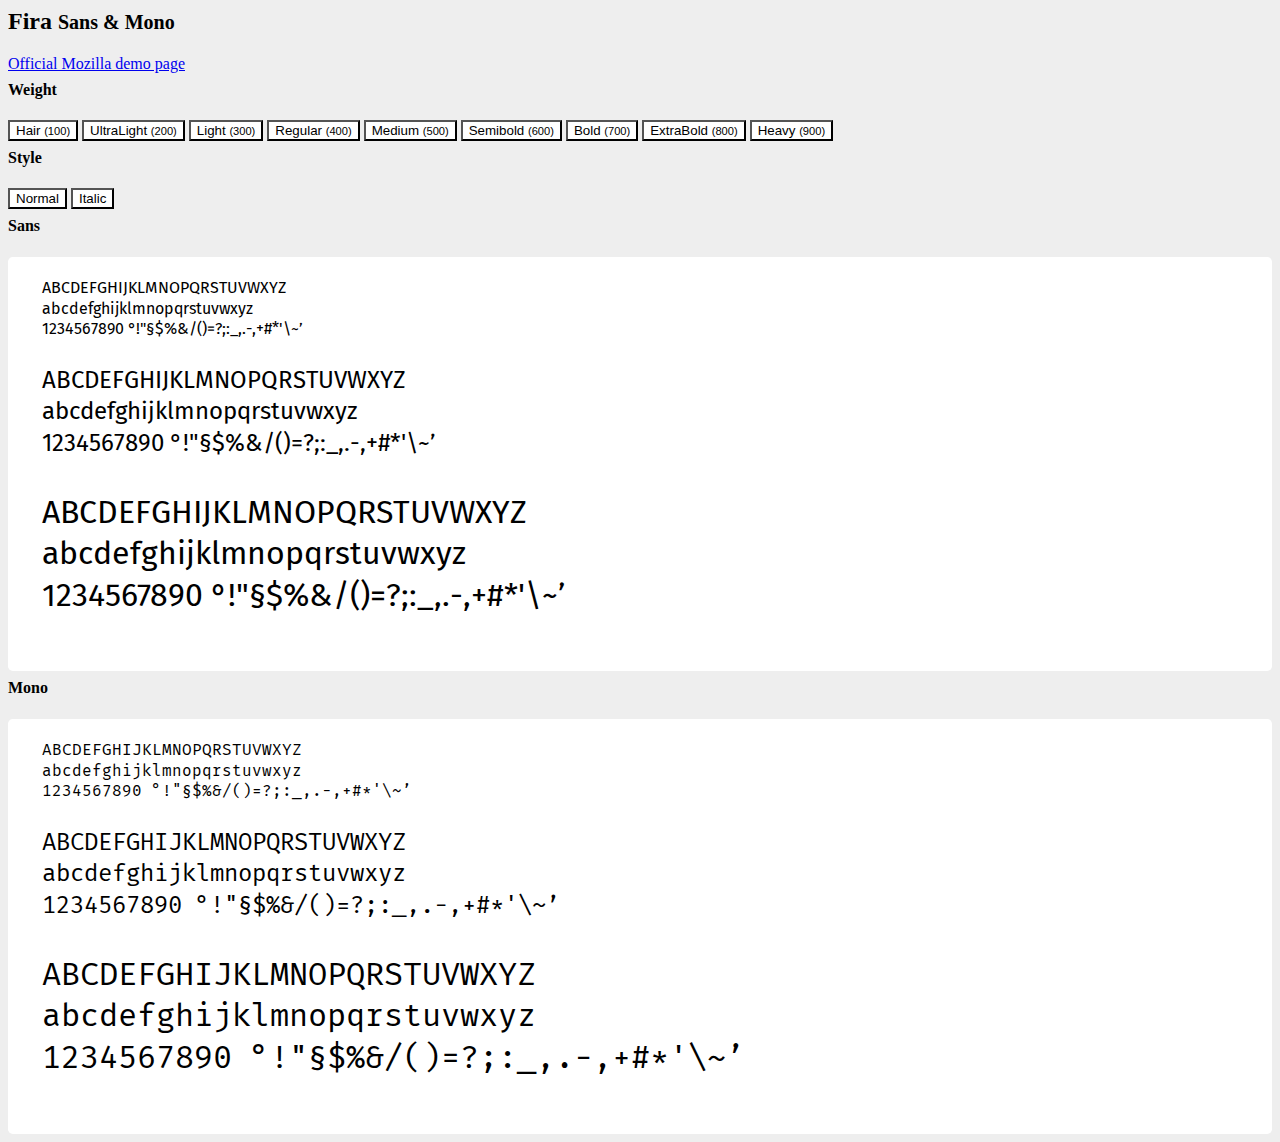
<file: Fira/index.html>
<html>
	<head>
		<meta charset="utf-8">
		<title>Fira - Fonts - Assets - CDN</title>
		<link rel="stylesheet" href="https://cdn.ceusmedia.de//css/bootstrap/4.4.1/bootstrap.min.css"></link>
		<link rel="stylesheet" href="fira.css"></link>
		<script src="https://cdn.ceusmedia.de/js/jquery/1.10.2.min.js"></script>
		<script>
function setFontAttribute(){
	var btn = jQuery(this);
	var attr = btn.data('attr');
	var value = btn.data('value');
	jQuery(".showcase").css('font-'+attr, value);
	btn.parent().children('.btn').removeClass('active');
	btn.addClass('active');
}

jQuery(document).ready(function(){
	jQuery("button.set-font-attr").on("click", setFontAttribute);
	jQuery("button.set-font-style").on("click", setFontStyle);
})
		</script>
		<style>
body {
	background-color: #eee;
	}
.btn-group-vertical {
	width: 100%;
	}
.btn-group-vertical > .btn-light {
	background-color: #fff;
	}
.text-container {
	font-family: "Fira Sans";
	padding: 1em 1.5em;
	background-color: #fff;
	border-radius: 0.3em;
	}
.text-container div.showcase {
	margin-bottom: 1em;
	line-height: 1.3em;
	padding: 5px 10px;
	}
h4 {
	margin-top: 0.5em;
	}
		</style>
	</head>
	<body>
		<div class="container">
			<h2 class="display-4">Fira <small class="text-muted">Sans & Mono</small></h2>
			<a href="mozilla_demo.html">Official Mozilla demo page</a>
			<div class="row-fluid row">
				<div class="span3 col-md-3">
					<h4 >Weight</h4>
					<div class="not-btn-group btn-group-vertical">
						<button type="button" class="btn btn-light btn-block set-font-attr" data-attr="weight" data-value="100">Hair <small class="text-muted">(100)</small></button>
						<button type="button" class="btn btn-light btn-block set-font-attr" data-attr="weight" data-value="200">UltraLight <small class="text-muted">(200)</small></button>
						<button type="button" class="btn btn-light btn-block set-font-attr" data-attr="weight" data-value="300">Light <small class="text-muted">(300)</small></button>
						<button type="button" class="btn btn-light btn-block set-font-attr active" data-attr="weight" data-value="400">Regular <small class="text-muted">(400)</small></button>
						<button type="button" class="btn btn-light btn-block set-font-attr" data-attr="weight" data-value="500">Medium <small class="text-muted">(500)</small></button>
						<button type="button" class="btn btn-light btn-block set-font-attr" data-attr="weight" data-value="600">Semibold <small class="text-muted">(600)</small></button>
						<button type="button" class="btn btn-light btn-block set-font-attr" data-attr="weight" data-value="700">Bold <small class="text-muted">(700)</small></button>
						<button type="button" class="btn btn-light btn-block set-font-attr" data-attr="weight" data-value="800">ExtraBold <small class="text-muted">(800)</small></button>
						<button type="button" class="btn btn-light btn-block set-font-attr" data-attr="weight" data-value="900">Heavy <small class="text-muted">(900)</small></button>
					</div>
					<h4>Style</h4>
					<div class="not-btn-group btn-group-vertical">
						<button type="button" class="btn btn-light btn-block set-font-attr active" data-attr="style" data-value="normal">Normal</button>
						<button type="button" class="btn btn-light btn-block set-font-attr" data-attr="style" data-value="italic">Italic</button>
					</div>
				</div>
				<div class="span9 col-md-9">
					<h4>Sans</h4>
					<div class="text-container">
						<div contenteditable spellcheck="false" class="showcase" style="font-size: 1em">
							ABCDEFGHIJKLMNOPQRSTUVWXYZ<br/>
							abcdefghijklmnopqrstuvwxyz<br/>
							1234567890 °!"§$%&/()=?;:_,.-,+#*'\~’<br/>
						</div>
						<div contenteditable spellcheck="false" class="showcase" style="font-size: 1.5em">
							ABCDEFGHIJKLMNOPQRSTUVWXYZ<br/>
							abcdefghijklmnopqrstuvwxyz<br/>
							1234567890 °!"§$%&/()=?;:_,.-,+#*'\~’<br/>
						</div>
						<div contenteditable spellcheck="false" class="showcase" style="font-size: 2em">
							ABCDEFGHIJKLMNOPQRSTUVWXYZ<br/>
							abcdefghijklmnopqrstuvwxyz<br/>
							1234567890 °!"§$%&/()=?;:_,.-,+#*'\~’<br/>
						</div>
					</div>

					<h4>Mono</h4>
					<div class="text-container">
						<div style="font-family: Fira Mono">
							<div contenteditable spellcheck="false" class="showcase" style="font-size: 1em">
								ABCDEFGHIJKLMNOPQRSTUVWXYZ<br/>
								abcdefghijklmnopqrstuvwxyz<br/>
								1234567890 °!"§$%&/()=?;:_,.-,+#*'\~’<br/>
							</div>
							<div contenteditable spellcheck="false" class="showcase" style="font-size: 1.5em">
								ABCDEFGHIJKLMNOPQRSTUVWXYZ<br/>
								abcdefghijklmnopqrstuvwxyz<br/>
								1234567890 °!"§$%&/()=?;:_,.-,+#*'\~’<br/>
							</div>
							<div contenteditable spellcheck="false" class="showcase" style="font-size: 2em">
								ABCDEFGHIJKLMNOPQRSTUVWXYZ<br/>
								abcdefghijklmnopqrstuvwxyz<br/>
								1234567890 °!"§$%&/()=?;:_,.-,+#*'\~’<br/>
							</div>
						</div>
					</div>
				</div>
			</div>
		</div>
	</body>
</html>
</file>
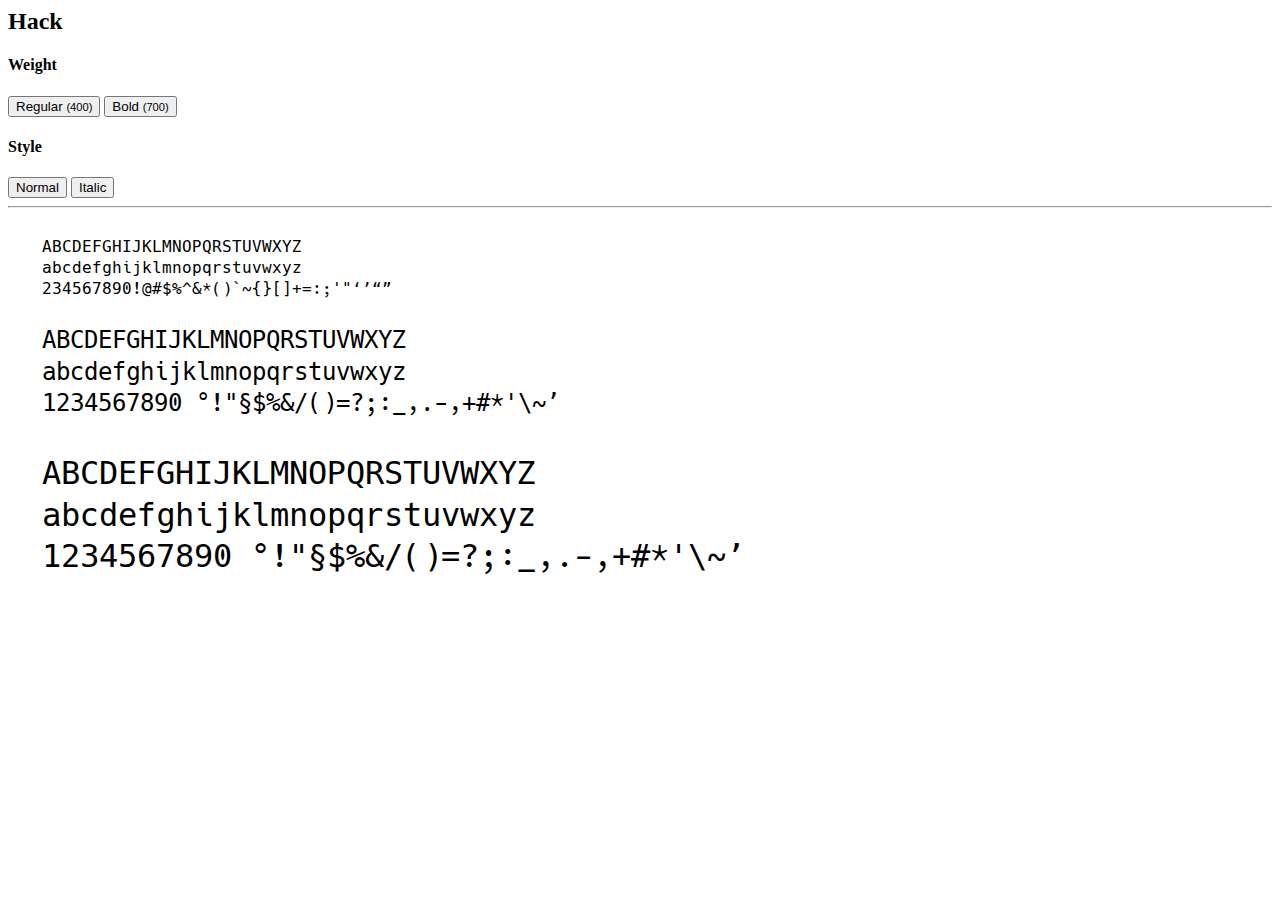
<file: Hack/index.html>
<html>
	<head>
		<meta charset="utf-8">
		<title>Hack - Fonts - Assets - CDN</title>
		<link rel="stylesheet" href="https://cdn.ceusmedia.de//css/bootstrap.min.css"></link>
		<link rel="stylesheet" href="hack.css"></link>
		<script src="https://cdn.ceusmedia.de/js/jquery/1.10.2.min.js"></script>
		<script>
function setFontAttribute(){
	var btn = jQuery(this);
	var attr = btn.data('attr');
	var value = btn.data('value');
	jQuery("#text-container").css('font-'+attr, value);
	btn.parent().children('.btn').removeClass('active');
	btn.addClass('active');
}

jQuery(document).ready(function(){
	jQuery("button.set-font-attr").on("click", setFontAttribute);
	jQuery("button.set-font-style").on("click", setFontStyle);
})


		</script>
		<style>
#text-container {
	font-family: "Hack";
	padding: 1em 1.5em;
	}
#text-container div.showcase {
	margin-bottom: 1em;
	line-height: 1.3em;
	padding: 5px 10px;
	}

		</style>
	</head>
	<body>
		<div class="container">
			<h2>Hack</h2>
			<div class="row-fluid">
				<div class="span12">
					<h4>Weight</h4>
					<button type="button" class="btn set-font-attr active" data-attr="weight" data-value="400">Regular <small class="muted">(400)</small></button>
					<button type="button" class="btn set-font-attr" data-attr="weight" data-value="700">Bold <small class="muted">(700)</small></button>
				</div>
			</div>
			<div class="row-fluid">
				<div class="span12">
					<h4>Style</h4>
					<button type="button" class="btn set-font-attr active" data-attr="style" data-value="normal">Normal</button>
					<button type="button" class="btn set-font-attr" data-attr="style" data-value="italic">Italic</button>
				</div>
			</div>
			<hr/>
			<div class="row-fluid">
				<div class="span12" id="text-container">
					<div contenteditable spellcheck="false" class="showcase" style="font-size: 1em">
						ABCDEFGHIJKLMNOPQRSTUVWXYZ<br/>
						abcdefghijklmnopqrstuvwxyz<br/>
						234567890!@#$%^&*()`~{}[]+=:;'"‘’“”<br/>
					</div>
					<div contenteditable spellcheck="false" class="showcase" style="font-size: 1.5em">
						ABCDEFGHIJKLMNOPQRSTUVWXYZ<br/>
						abcdefghijklmnopqrstuvwxyz<br/>
						1234567890 °!"§$%&/()=?;:_,.-,+#*'\~’<br/>
					</div>
					<div contenteditable spellcheck="false" class="showcase" style="font-size: 2em">
						ABCDEFGHIJKLMNOPQRSTUVWXYZ<br/>
						abcdefghijklmnopqrstuvwxyz<br/>
						1234567890 °!"§$%&/()=?;:_,.-,+#*'\~’<br/>
					</div>
				</div>
			</div>
		</div>
	</body>
</html>
</file>
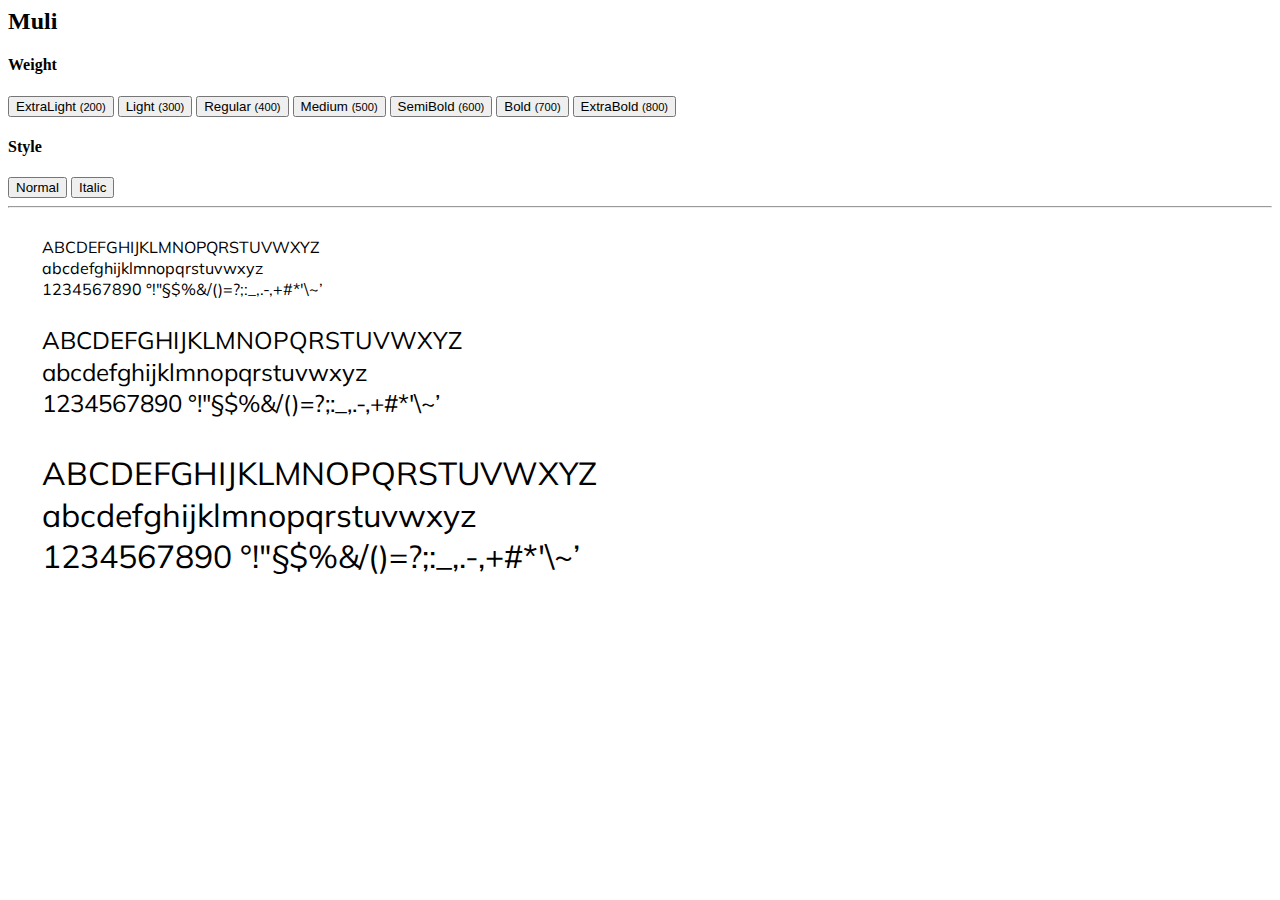
<file: Muli/index.html>
<html>
	<head>
		<meta charset="utf-8">
		<title>Muli - Fonts - Assets - CDN</title>
		<link rel="stylesheet" href="https://cdn.ceusmedia.de//css/bootstrap.min.css"></link>
		<link rel="stylesheet" href="muli.css"></link>
		<script src="https://cdn.ceusmedia.de/js/jquery/1.10.2.min.js"></script>
		<script>
function setFontAttribute(){
	var btn = jQuery(this);
	var attr = btn.data('attr');
	var value = btn.data('value');
	jQuery("#text-container").css('font-'+attr, value);
	btn.parent().children('.btn').removeClass('active');
	btn.addClass('active');
}

jQuery(document).ready(function(){
	jQuery("button.set-font-attr").on("click", setFontAttribute);
	jQuery("button.set-font-style").on("click", setFontStyle);
})


		</script>
		<style>
#text-container {
	font-family: "Muli";
	padding: 1em 1.5em;
	}
#text-container div.showcase {
	margin-bottom: 1em;
	line-height: 1.3em;
	padding: 5px 10px;
	}

		</style>
	</head>
	<body>
		<div class="container">
			<h2>Muli</h2>
			<div class="row-fluid">
				<div class="span12">
					<h4>Weight</h4>
					<button type="button" class="btn set-font-attr" data-attr="weight" data-value="200">ExtraLight <small class="muted">(200)</small></button>
					<button type="button" class="btn set-font-attr" data-attr="weight" data-value="300">Light <small class="muted">(300)</small></button>
					<button type="button" class="btn set-font-attr active" data-attr="weight" data-value="400">Regular <small class="muted">(400)</small></button>
					<button type="button" class="btn set-font-attr" data-attr="weight" data-value="500">Medium <small class="muted">(500)</small></button>
					<button type="button" class="btn set-font-attr" data-attr="weight" data-value="600">SemiBold <small class="muted">(600)</small></button>
					<button type="button" class="btn set-font-attr" data-attr="weight" data-value="700">Bold <small class="muted">(700)</small></button>
					<button type="button" class="btn set-font-attr" data-attr="weight" data-value="800">ExtraBold <small class="muted">(800)</small></button>
<!--					<button type="button" class="btn set-font-attr" data-attr="weight" data-value="400">Black <small class="muted">(400)</small></button>-->
				</div>
			</div>
			<div class="row-fluid">
				<div class="span12">
					<h4>Style</h4>
					<button type="button" class="btn set-font-attr active" data-attr="style" data-value="normal">Normal</button>
					<button type="button" class="btn set-font-attr" data-attr="style" data-value="italic">Italic</button>
				</div>
			</div>
			<hr/>
			<div class="row-fluid" id="text-container">
				<div class="span12">
					<div contenteditable spellcheck="false" class="showcase" style="font-size: 1em">
						ABCDEFGHIJKLMNOPQRSTUVWXYZ<br/>
						abcdefghijklmnopqrstuvwxyz<br/>
						1234567890 °!"§$%&/()=?;:_,.-,+#*'\~’<br/>
					</div>
					<div contenteditable spellcheck="false" class="showcase" style="font-size: 1.5em">
						ABCDEFGHIJKLMNOPQRSTUVWXYZ<br/>
						abcdefghijklmnopqrstuvwxyz<br/>
						1234567890 °!"§$%&/()=?;:_,.-,+#*'\~’<br/>
					</div>
					<div contenteditable spellcheck="false" class="showcase" style="font-size: 2em">
						ABCDEFGHIJKLMNOPQRSTUVWXYZ<br/>
						abcdefghijklmnopqrstuvwxyz<br/>
						1234567890 °!"§$%&/()=?;:_,.-,+#*'\~’<br/>
					</div>

<!--					<h4>Mono</h4>
					<div style="font-family: Muli Black">
						<div contenteditable spellcheck="false" class="showcase" style="font-size: 1em">
							ABCDEFGHIJKLMNOPQRSTUVWXYZ<br/>
							abcdefghijklmnopqrstuvwxyz<br/>
							1234567890 °!"§$%&/()=?;:_,.-,+#*'\~’<br/>
						</div>
						<div contenteditable spellcheck="false" class="showcase" style="font-size: 1.5em">
							ABCDEFGHIJKLMNOPQRSTUVWXYZ<br/>
							abcdefghijklmnopqrstuvwxyz<br/>
							1234567890 °!"§$%&/()=?;:_,.-,+#*'\~’<br/>
						</div>
						<div contenteditable spellcheck="false" class="showcase" style="font-size: 2em">
							ABCDEFGHIJKLMNOPQRSTUVWXYZ<br/>
							abcdefghijklmnopqrstuvwxyz<br/>
							1234567890 °!"§$%&/()=?;:_,.-,+#*'\~’<br/>
						</div>
					</div>
-->				</div>
			</div>
		</div>
	</body>
</html>
</file>
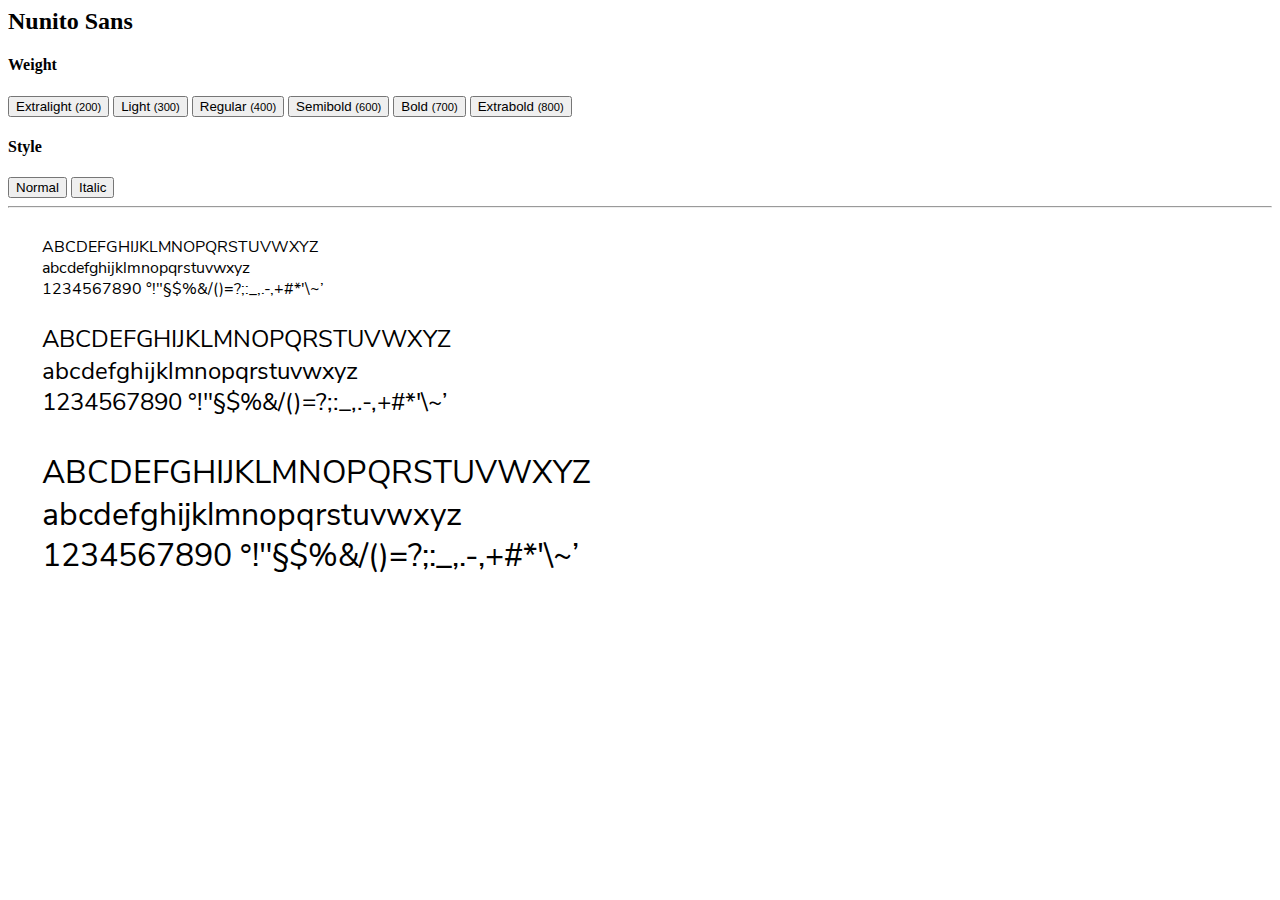
<file: NunitoSans/index.html>
<html>
	<head>
		<meta charset="utf-8">
		<title>Nunito Sans - Fonts - Assets - CDN</title>
		<link rel="stylesheet" href="https://cdn.ceusmedia.de//css/bootstrap.min.css"></link>
		<link rel="stylesheet" href="nunitosans.css"></link>
		<script src="https://cdn.ceusmedia.de/js/jquery/1.10.2.min.js"></script>
		<script>
function setFontAttribute(){
	var btn = jQuery(this);
	var attr = btn.data('attr');
	var value = btn.data('value');
	jQuery("#text-container").css('font-'+attr, value);
	btn.parent().children('.btn').removeClass('active');
	btn.addClass('active');
}

jQuery(document).ready(function(){
	jQuery("button.set-font-attr").on("click", setFontAttribute);
	jQuery("button.set-font-style").on("click", setFontStyle);
})


		</script>
		<style>
#text-container {
	font-family: "Nunito Sans";
	padding: 1em 1.5em;
	}
#text-container div.showcase {
	margin-bottom: 1em;
	line-height: 1.3em;
	padding: 5px 10px;
	}

		</style>
	</head>
	<body>
		<div class="container">
			<h2>Nunito Sans</h2>
			<div class="row-fluid">
				<div class="span12">
					<h4>Weight</h4>
					<button type="button" class="btn set-font-attr" data-attr="weight" data-value="200">Extralight <small class="muted">(200)</small></button>
					<button type="button" class="btn set-font-attr" data-attr="weight" data-value="300">Light <small class="muted">(300)</small></button>
					<button type="button" class="btn set-font-attr active" data-attr="weight" data-value="400">Regular <small class="muted">(400)</small></button>
					<button type="button" class="btn set-font-attr" data-attr="weight" data-value="600">Semibold <small class="muted">(600)</small></button>
					<button type="button" class="btn set-font-attr" data-attr="weight" data-value="700">Bold <small class="muted">(700)</small></button>
					<button type="button" class="btn set-font-attr" data-attr="weight" data-value="800">Extrabold <small class="muted">(800)</small></button>
				</div>
			</div>
			<div class="row-fluid">
				<div class="span12">
					<h4>Style</h4>
					<button type="button" class="btn set-font-attr active" data-attr="style" data-value="normal">Normal</button>
					<button type="button" class="btn set-font-attr" data-attr="style" data-value="italic">Italic</button>
				</div>
			</div>
			<hr/>
			<div class="row-fluid">
				<div class="span12" id="text-container">
					<div contenteditable spellcheck="false" class="showcase" style="font-size: 1em">
						ABCDEFGHIJKLMNOPQRSTUVWXYZ<br/>
						abcdefghijklmnopqrstuvwxyz<br/>
						1234567890 °!"§$%&/()=?;:_,.-,+#*'\~’<br/>
					</div>
					<div contenteditable spellcheck="false" class="showcase" style="font-size: 1.5em">
						ABCDEFGHIJKLMNOPQRSTUVWXYZ<br/>
						abcdefghijklmnopqrstuvwxyz<br/>
						1234567890 °!"§$%&/()=?;:_,.-,+#*'\~’<br/>
					</div>
					<div contenteditable spellcheck="false" class="showcase" style="font-size: 2em">
						ABCDEFGHIJKLMNOPQRSTUVWXYZ<br/>
						abcdefghijklmnopqrstuvwxyz<br/>
						1234567890 °!"§$%&/()=?;:_,.-,+#*'\~’<br/>
					</div>
				</div>
			</div>
		</div>
	</body>
</html>
</file>
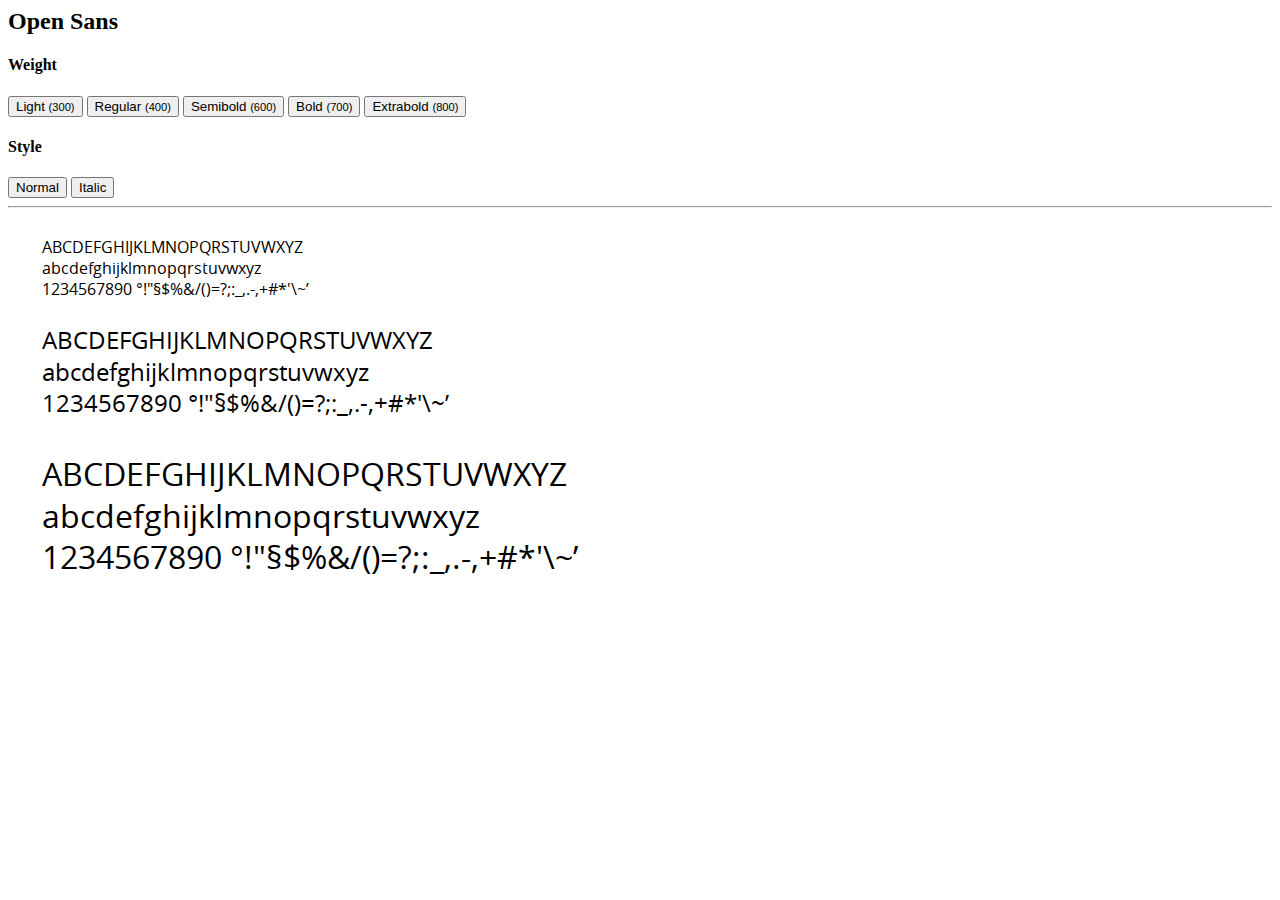
<file: OpenSans/index.html>
<html>
	<head>
		<meta charset="utf-8">
		<title>Open Sans - Fonts - Assets - CDN</title>
		<link rel="stylesheet" href="https://cdn.ceusmedia.de//css/bootstrap.min.css"></link>
		<link rel="stylesheet" href="opensans.css"></link>
		<script src="https://cdn.ceusmedia.de/js/jquery/1.10.2.min.js"></script>
		<script>
function setFontAttribute(){
	var btn = jQuery(this);
	var attr = btn.data('attr');
	var value = btn.data('value');
	jQuery("#text-container").css('font-'+attr, value);
	btn.parent().children('.btn').removeClass('active');
	btn.addClass('active');
}

jQuery(document).ready(function(){
	jQuery("button.set-font-attr").on("click", setFontAttribute);
	jQuery("button.set-font-style").on("click", setFontStyle);
})


		</script>
		<style>
#text-container {
	font-family: "Open Sans";
	padding: 1em 1.5em;
	}
#text-container div.showcase {
	margin-bottom: 1em;
	line-height: 1.3em;
	padding: 5px 10px;
	}

		</style>
	</head>
	<body>
		<div class="container">
			<h2>Open Sans</h2>
			<div class="row-fluid">
				<div class="span12">
					<h4>Weight</h4>
					<button type="button" class="btn set-font-attr" data-attr="weight" data-value="300">Light <small class="muted">(300)</small></button>
					<button type="button" class="btn set-font-attr active" data-attr="weight" data-value="400">Regular <small class="muted">(400)</small></button>
					<button type="button" class="btn set-font-attr" data-attr="weight" data-value="600">Semibold <small class="muted">(600)</small></button>
					<button type="button" class="btn set-font-attr" data-attr="weight" data-value="700">Bold <small class="muted">(700)</small></button>
					<button type="button" class="btn set-font-attr" data-attr="weight" data-value="800">Extrabold <small class="muted">(800)</small></button>
				</div>
			</div>
			<div class="row-fluid">
				<div class="span12">
					<h4>Style</h4>
					<button type="button" class="btn set-font-attr active" data-attr="style" data-value="normal">Normal</button>
					<button type="button" class="btn set-font-attr" data-attr="style" data-value="italic">Italic</button>
				</div>
			</div>
			<hr/>
			<div class="row-fluid">
				<div class="span12" id="text-container">
					<div contenteditable spellcheck="false" class="showcase" style="font-size: 1em">
						ABCDEFGHIJKLMNOPQRSTUVWXYZ<br/>
						abcdefghijklmnopqrstuvwxyz<br/>
						1234567890 °!"§$%&/()=?;:_,.-,+#*'\~’<br/>
					</div>
					<div contenteditable spellcheck="false" class="showcase" style="font-size: 1.5em">
						ABCDEFGHIJKLMNOPQRSTUVWXYZ<br/>
						abcdefghijklmnopqrstuvwxyz<br/>
						1234567890 °!"§$%&/()=?;:_,.-,+#*'\~’<br/>
					</div>
					<div contenteditable spellcheck="false" class="showcase" style="font-size: 2em">
						ABCDEFGHIJKLMNOPQRSTUVWXYZ<br/>
						abcdefghijklmnopqrstuvwxyz<br/>
						1234567890 °!"§$%&/()=?;:_,.-,+#*'\~’<br/>
					</div>
				</div>
			</div>
		</div>
	</body>
</html>
</file>
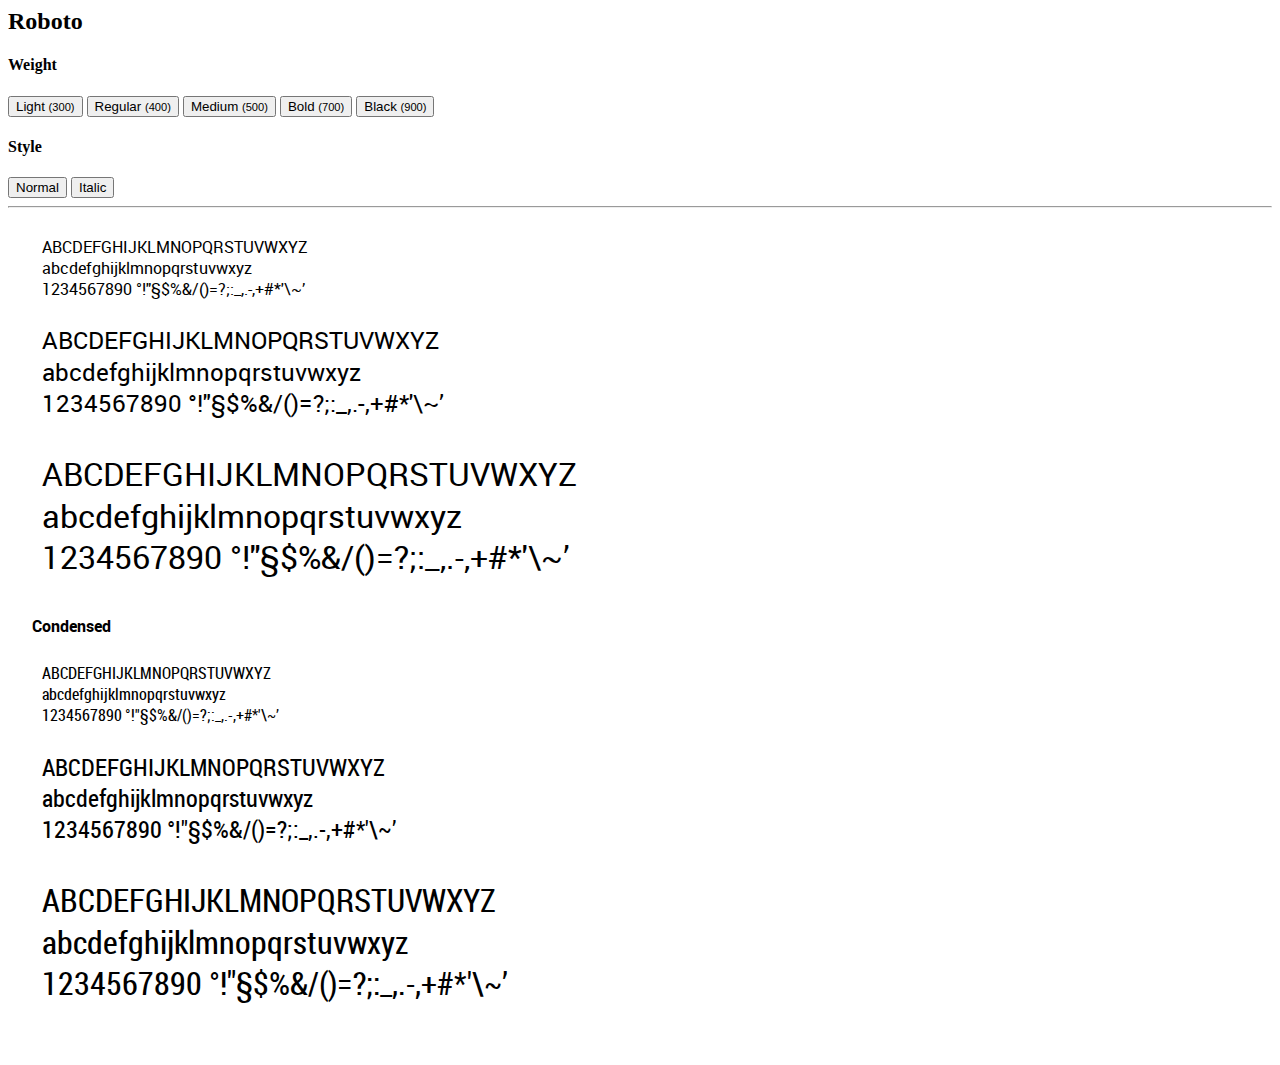
<file: Roboto/index.html>
<html>
	<head>
		<meta charset="utf-8">
		<title>Roboto - Fonts - Assets - CDN</title>
		<link rel="stylesheet" href="https://cdn.ceusmedia.de//css/bootstrap.min.css"></link>
		<link rel="stylesheet" href="roboto.css"></link>
		<script src="https://cdn.ceusmedia.de/js/jquery/1.10.2.min.js"></script>
		<script>
function setFontAttribute(){
	var btn = jQuery(this);
	var attr = btn.data('attr');
	var value = btn.data('value');
	jQuery(".showcase").css('font-'+attr, value);
	btn.parent().children('.btn').removeClass('active');
	btn.addClass('active');
}

jQuery(document).ready(function(){
	jQuery("button.set-font-attr").on("click", setFontAttribute);
	jQuery("button.set-font-style").on("click", setFontStyle);
})
		</script>
		<style>
#text-container {
	font-family: "Roboto";
	padding: 1em 1.5em;
	}
#text-container div.showcase {
	margin-bottom: 1em;
	line-height: 1.3em;
	padding: 5px 10px;
	}

		</style>
	</head>
	<body>
		<div class="container">
			<h2>Roboto</h2>
			<div class="row-fluid">
				<div class="span12">
					<h4>Weight</h4>
					<button type="button" class="btn set-font-attr" data-attr="weight" data-value="300">Light <small class="muted">(300)</small></button>
					<button type="button" class="btn set-font-attr active" data-attr="weight" data-value="400">Regular <small class="muted">(400)</small></button>
					<button type="button" class="btn set-font-attr" data-attr="weight" data-value="500">Medium <small class="muted">(500)</small></button>
					<button type="button" class="btn set-font-attr" data-attr="weight" data-value="700">Bold <small class="muted">(700)</small></button>
					<button type="button" class="btn set-font-attr" data-attr="weight" data-value="900">Black <small class="muted">(900)</small></button>
				</div>
			</div>
			<div class="row-fluid">
				<div class="span12">
					<h4>Style</h4>
					<button type="button" class="btn set-font-attr active" data-attr="style" data-value="normal">Normal</button>
					<button type="button" class="btn set-font-attr" data-attr="style" data-value="italic">Italic</button>
				</div>
			</div>
			<hr/>
			<div class="row-fluid">
				<div class="span12" id="text-container">
					<div contenteditable spellcheck="false" class="showcase" style="font-size: 1em">
						ABCDEFGHIJKLMNOPQRSTUVWXYZ<br/>
						abcdefghijklmnopqrstuvwxyz<br/>
						1234567890 °!"§$%&/()=?;:_,.-,+#*'\~’<br/>
					</div>
					<div contenteditable spellcheck="false" class="showcase" style="font-size: 1.5em">
						ABCDEFGHIJKLMNOPQRSTUVWXYZ<br/>
						abcdefghijklmnopqrstuvwxyz<br/>
						1234567890 °!"§$%&/()=?;:_,.-,+#*'\~’<br/>
					</div>
					<div contenteditable spellcheck="false" class="showcase" style="font-size: 2em">
						ABCDEFGHIJKLMNOPQRSTUVWXYZ<br/>
						abcdefghijklmnopqrstuvwxyz<br/>
						1234567890 °!"§$%&/()=?;:_,.-,+#*'\~’<br/>
					</div>
					<h4>Condensed</h4>
					<div style="font-family: Roboto Condensed">
						<div contenteditable spellcheck="false" class="showcase" style="font-size: 1em">
							ABCDEFGHIJKLMNOPQRSTUVWXYZ<br/>
							abcdefghijklmnopqrstuvwxyz<br/>
							1234567890 °!"§$%&/()=?;:_,.-,+#*'\~’<br/>
						</div>
						<div contenteditable spellcheck="false" class="showcase" style="font-size: 1.5em">
							ABCDEFGHIJKLMNOPQRSTUVWXYZ<br/>
							abcdefghijklmnopqrstuvwxyz<br/>
							1234567890 °!"§$%&/()=?;:_,.-,+#*'\~’<br/>
						</div>
						<div contenteditable spellcheck="false" class="showcase" style="font-size: 2em">
							ABCDEFGHIJKLMNOPQRSTUVWXYZ<br/>
							abcdefghijklmnopqrstuvwxyz<br/>
							1234567890 °!"§$%&/()=?;:_,.-,+#*'\~’<br/>
						</div>
					</div>
				</div>
			</div>
		</div>
	</body>
</html>
</file>
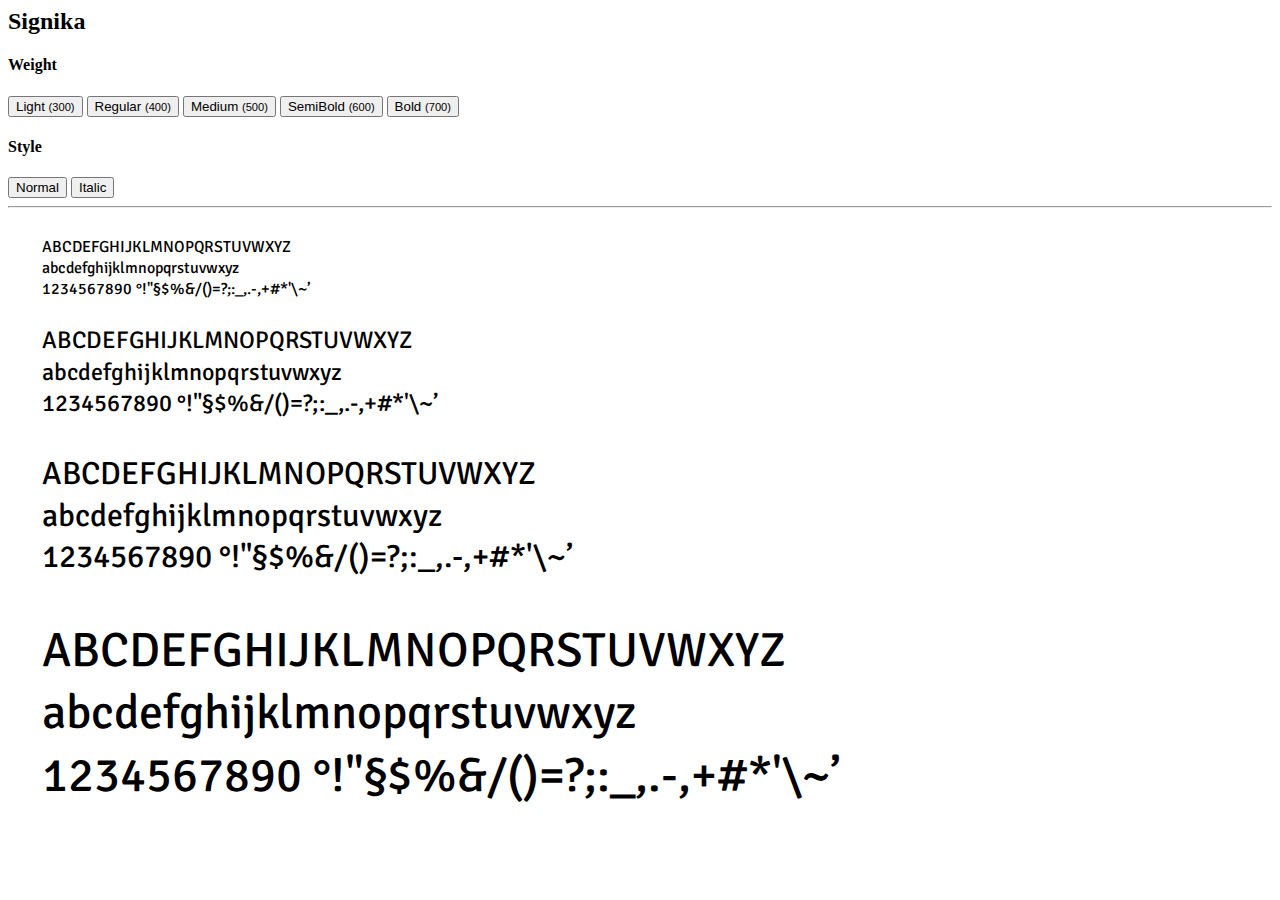
<file: Signika/index.html>
<html>
	<head>
		<meta charset="utf-8">
		<title>Signika - Fonts - Assets - CDN</title>
		<link rel="stylesheet" href="https://cdn.ceusmedia.de//css/bootstrap.min.css"></link>
		<link rel="stylesheet" href="signika.css"></link>
		<script src="https://cdn.ceusmedia.de/js/jquery/1.10.2.min.js"></script>
		<script>
function setFontAttribute(){
	var btn = jQuery(this);
	var attr = btn.data('attr');
	var value = btn.data('value');
	jQuery("#text-container").css('font-'+attr, value);
	btn.parent().children('.btn').removeClass('active');
	btn.addClass('active');
}

jQuery(document).ready(function(){
	jQuery("button.set-font-attr").on("click", setFontAttribute);
	jQuery("button.set-font-style").on("click", setFontStyle);
})


		</script>
		<style>
#text-container {
	font-family: "Signika";
	padding: 1em 1.5em;
	}
#text-container div.showcase {
	margin-bottom: 1em;
	line-height: 1.3em;
	padding: 5px 10px;
	}

		</style>
	</head>
	<body>
		<div class="container">
			<h2>Signika</h2>
			<div class="row-fluid">
				<div class="span12">
					<h4>Weight</h4>
					<button type="button" class="btn set-font-attr" data-attr="weight" data-value="300">Light <small class="muted">(300)</small></button>
					<button type="button" class="btn set-font-attr active" data-attr="weight" data-value="400">Regular <small class="muted">(400)</small></button>
					<button type="button" class="btn set-font-attr" data-attr="weight" data-value="500">Medium <small class="muted">(500)</small></button>
					<button type="button" class="btn set-font-attr" data-attr="weight" data-value="600">SemiBold <small class="muted">(600)</small></button>
					<button type="button" class="btn set-font-attr" data-attr="weight" data-value="700">Bold <small class="muted">(700)</small></button>
<!--					<button type="button" class="btn set-font-attr" data-attr="weight" data-value="400">Black <small class="muted">(400)</small></button>-->
				</div>
			</div>
			<div class="row-fluid">
				<div class="span12">
					<h4>Style</h4>
					<button type="button" class="btn set-font-attr active" data-attr="style" data-value="normal">Normal</button>
					<button type="button" class="btn set-font-attr" data-attr="style" data-value="italic">Italic</button>
				</div>
			</div>
			<hr/>
			<div class="row-fluid" id="text-container">
				<div class="span12">
					<div contenteditable spellcheck="false" class="showcase" style="font-size: 1em">
						ABCDEFGHIJKLMNOPQRSTUVWXYZ<br/>
						abcdefghijklmnopqrstuvwxyz<br/>
						1234567890 °!"§$%&/()=?;:_,.-,+#*'\~’<br/>
					</div>
					<div contenteditable spellcheck="false" class="showcase" style="font-size: 1.5em">
						ABCDEFGHIJKLMNOPQRSTUVWXYZ<br/>
						abcdefghijklmnopqrstuvwxyz<br/>
						1234567890 °!"§$%&/()=?;:_,.-,+#*'\~’<br/>
					</div>
					<div contenteditable spellcheck="false" class="showcase" style="font-size: 2em">
						ABCDEFGHIJKLMNOPQRSTUVWXYZ<br/>
						abcdefghijklmnopqrstuvwxyz<br/>
						1234567890 °!"§$%&/()=?;:_,.-,+#*'\~’<br/>
					</div>
					<div contenteditable spellcheck="false" class="showcase" style="font-size: 3em">
						ABCDEFGHIJKLMNOPQRSTUVWXYZ<br/>
						abcdefghijklmnopqrstuvwxyz<br/>
						1234567890 °!"§$%&/()=?;:_,.-,+#*'\~’<br/>
					</div>
				</div>
			</div>
		</div>
	</body>
</html>
</file>
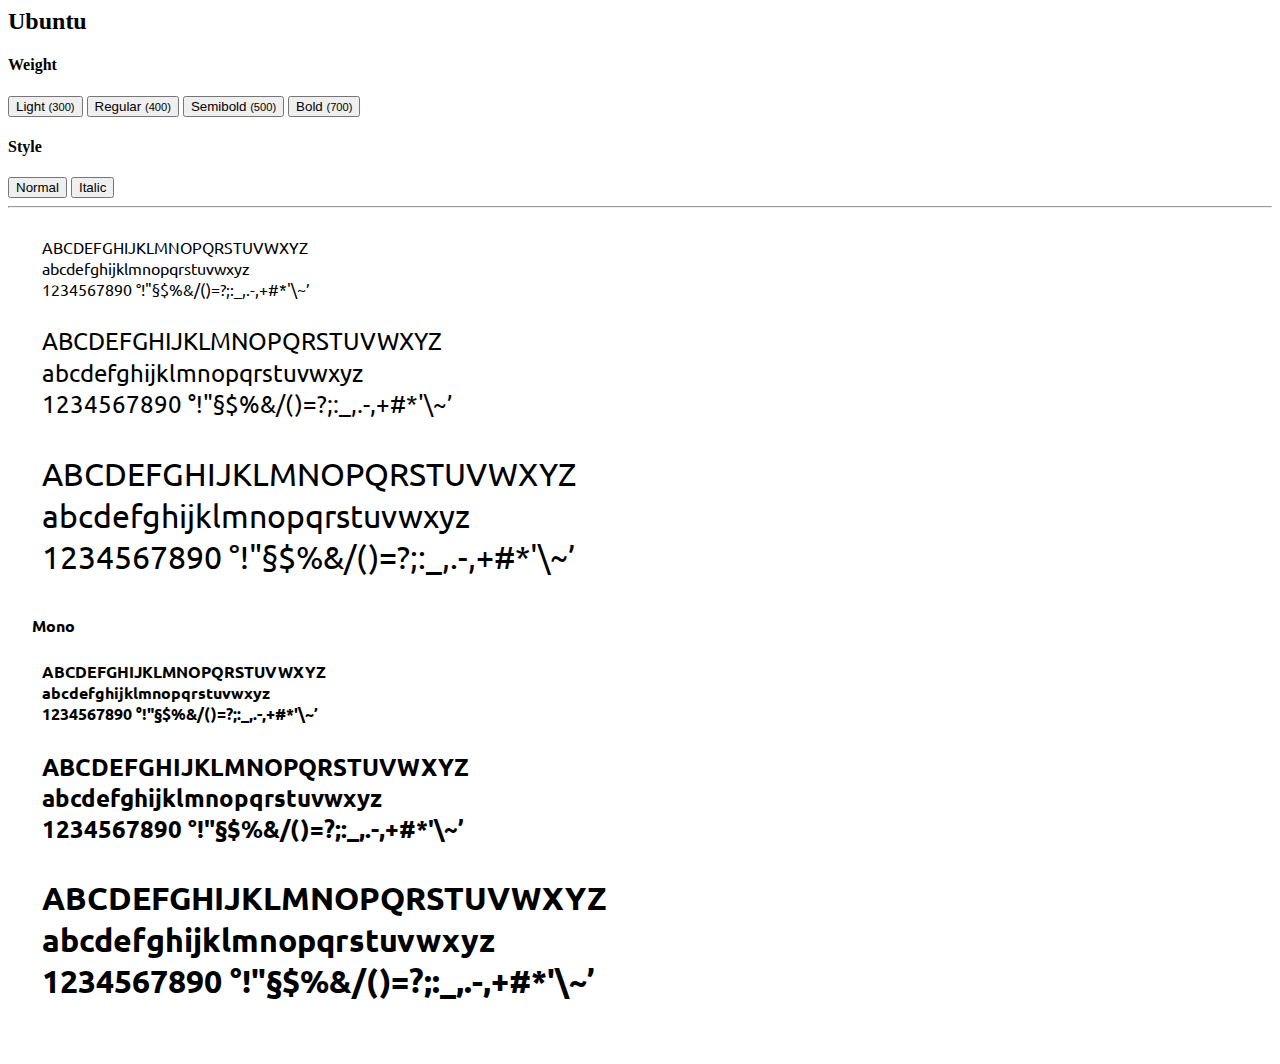
<file: Ubuntu/index.html>
<html>
	<head>
		<meta charset="utf-8">
		<title>Ubuntu - Fonts - Assets - CDN</title>
		<link rel="stylesheet" href="https://cdn.ceusmedia.de//css/bootstrap.min.css"></link>
		<link rel="stylesheet" href="ubuntu.css"></link>
		<script src="https://cdn.ceusmedia.de/js/jquery/1.10.2.min.js"></script>
		<script>
function setFontAttribute(){
	var btn = jQuery(this);
	var attr = btn.data('attr');
	var value = btn.data('value');
	jQuery("#text-container").css('font-'+attr, value);
	btn.parent().children('.btn').removeClass('active');
	btn.addClass('active');
}

jQuery(document).ready(function(){
	jQuery("button.set-font-attr").on("click", setFontAttribute);
	jQuery("button.set-font-style").on("click", setFontStyle);
})


		</script>
		<style>
#text-container {
	font-family: "Ubuntu";
	padding: 1em 1.5em;
	}
#text-container div.showcase {
	margin-bottom: 1em;
	line-height: 1.3em;
	padding: 5px 10px;
	}

		</style>
	</head>
	<body>
		<div class="container">
			<h2>Ubuntu</h2>
			<div class="row-fluid">
				<div class="span12">
					<h4>Weight</h4>
					<button type="button" class="btn set-font-attr" data-attr="weight" data-value="300">Light <small class="muted">(300)</small></button>
					<button type="button" class="btn set-font-attr active" data-attr="weight" data-value="400">Regular <small class="muted">(400)</small></button>
					<button type="button" class="btn set-font-attr" data-attr="weight" data-value="500">Semibold <small class="muted">(500)</small></button>
					<button type="button" class="btn set-font-attr" data-attr="weight" data-value="700">Bold <small class="muted">(700)</small></button>
				</div>
			</div>
			<div class="row-fluid">
				<div class="span12">
					<h4>Style</h4>
					<button type="button" class="btn set-font-attr active" data-attr="style" data-value="normal">Normal</button>
					<button type="button" class="btn set-font-attr" data-attr="style" data-value="italic">Italic</button>
				</div>
			</div>
			<hr/>
			<div class="row-fluid" id="text-container">
				<div class="span12">
					<div contenteditable spellcheck="false" class="showcase" style="font-size: 1em">
						ABCDEFGHIJKLMNOPQRSTUVWXYZ<br/>
						abcdefghijklmnopqrstuvwxyz<br/>
						1234567890 °!"§$%&/()=?;:_,.-,+#*'\~’<br/>
					</div>
					<div contenteditable spellcheck="false" class="showcase" style="font-size: 1.5em">
						ABCDEFGHIJKLMNOPQRSTUVWXYZ<br/>
						abcdefghijklmnopqrstuvwxyz<br/>
						1234567890 °!"§$%&/()=?;:_,.-,+#*'\~’<br/>
					</div>
					<div contenteditable spellcheck="false" class="showcase" style="font-size: 2em">
						ABCDEFGHIJKLMNOPQRSTUVWXYZ<br/>
						abcdefghijklmnopqrstuvwxyz<br/>
						1234567890 °!"§$%&/()=?;:_,.-,+#*'\~’<br/>
					</div>

					<h4>Mono</h4>
					<div style="font-family: Ubuntu Mono">
						<div contenteditable spellcheck="false" class="showcase" style="font-size: 1em">
							ABCDEFGHIJKLMNOPQRSTUVWXYZ<br/>
							abcdefghijklmnopqrstuvwxyz<br/>
							1234567890 °!"§$%&/()=?;:_,.-,+#*'\~’<br/>
						</div>
						<div contenteditable spellcheck="false" class="showcase" style="font-size: 1.5em">
							ABCDEFGHIJKLMNOPQRSTUVWXYZ<br/>
							abcdefghijklmnopqrstuvwxyz<br/>
							1234567890 °!"§$%&/()=?;:_,.-,+#*'\~’<br/>
						</div>
						<div contenteditable spellcheck="false" class="showcase" style="font-size: 2em">
							ABCDEFGHIJKLMNOPQRSTUVWXYZ<br/>
							abcdefghijklmnopqrstuvwxyz<br/>
							1234567890 °!"§$%&/()=?;:_,.-,+#*'\~’<br/>
						</div>
					</div>
				</div>
			</div>
		</div>
	</body>
</html>
</file>
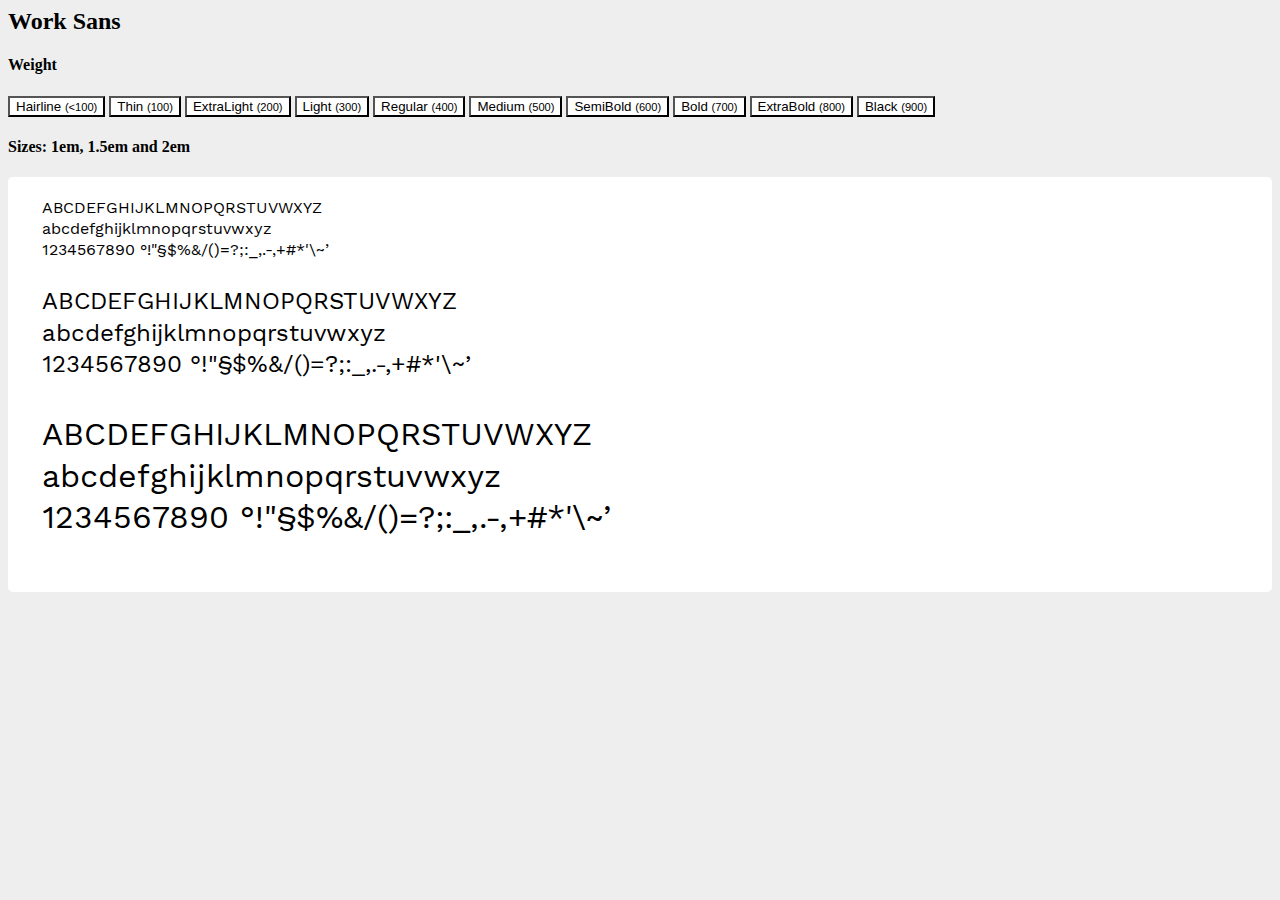
<file: WorkSans/index.html>
<html>
	<head>
		<meta charset="utf-8">
		<title>Work Sans - Fonts - Assets - CDN</title>
		<link rel="stylesheet" href="https://cdn.ceusmedia.de//css/bootstrap/4.4.1/bootstrap.min.css"></link>
		<link rel="stylesheet" href="work-sans.css"></link>
		<script src="https://cdn.ceusmedia.de/js/jquery/1.10.2.min.js"></script>
		<script>
function setFontAttribute(){
	var btn = jQuery(this);
	var attr = btn.data('attr');
	var value = btn.data('value');
	jQuery("#text-container").css('font-'+attr, value);
	btn.parent().children('.btn').removeClass('active');
	btn.addClass('active');
}

jQuery(document).ready(function(){
	jQuery("button.set-font-attr").on("click", setFontAttribute);
	jQuery("button.set-font-style").on("click", setFontStyle);
})


		</script>
		<style>
body {
	background-color: #eee;
	}
.btn-group-vertical {
	width: 100%;
	}
.btn-group-vertical > .btn-light {
	background-color: #fff;
	}
#text-container {
	font-family: "Work Sans";
	padding: 1em 1.5em;
	background-color: #fff;
	border-radius: 0.3em;
	}
#text-container div.showcase {
	margin-bottom: 1em;
	line-height: 1.3em;
	padding: 5px 10px;
	}

		</style>
	</head>
	<body>
		<div class="container">
			<h2 class="display-4">Work Sans</h2>
			<div class="row-fluid row">
				<div class="span3 col-md-3">
					<h4 >Weight</h4>
					<div class="not-btn-group btn-group-vertical">
						<button type="button" class="btn btn-light btn-block set-font-attr" data-attr="weight" data-value="50">Hairline <small class="text-muted">(<100)</small></button>
						<button type="button" class="btn btn-light btn-block set-font-attr" data-attr="weight" data-value="100">Thin <small class="text-muted">(100)</small></button>
						<button type="button" class="btn btn-light btn-block set-font-attr" data-attr="weight" data-value="200">ExtraLight <small class="text-muted">(200)</small></button>
						<button type="button" class="btn btn-light btn-block set-font-attr" data-attr="weight" data-value="300">Light <small class="text-muted">(300)</small></button>
						<button type="button" class="btn btn-light btn-block set-font-attr active" data-attr="weight" data-value="400">Regular <small class="text-muted">(400)</small></button>
						<button type="button" class="btn btn-light btn-block set-font-attr" data-attr="weight" data-value="500">Medium <small class="text-muted">(500)</small></button>
						<button type="button" class="btn btn-light btn-block set-font-attr" data-attr="weight" data-value="600">SemiBold <small class="text-muted">(600)</small></button>
						<button type="button" class="btn btn-light btn-block set-font-attr" data-attr="weight" data-value="700">Bold <small class="text-muted">(700)</small></button>
						<button type="button" class="btn btn-light btn-block set-font-attr" data-attr="weight" data-value="800">ExtraBold <small class="text-muted">(800)</small></button>
						<button type="button" class="btn btn-light btn-block set-font-attr" data-attr="weight" data-value="900">Black <small class="text-muted">(900)</small></button>
					</div>
				</div>
				<div class="span9 col-md-9">
					<h4>Sizes: 1em, 1.5em and 2em</h4>
					<div id="text-container">
						<div contenteditable spellcheck="false" class="showcase" style="font-size: 1em">
							ABCDEFGHIJKLMNOPQRSTUVWXYZ<br/>
							abcdefghijklmnopqrstuvwxyz<br/>
							1234567890 °!"§$%&/()=?;:_,.-,+#*'\~’<br/>
						</div>
						<div contenteditable spellcheck="false" class="showcase" style="font-size: 1.5em">
							ABCDEFGHIJKLMNOPQRSTUVWXYZ<br/>
							abcdefghijklmnopqrstuvwxyz<br/>
							1234567890 °!"§$%&/()=?;:_,.-,+#*'\~’<br/>
						</div>
						<div contenteditable spellcheck="false" class="showcase" style="font-size: 2em">
							ABCDEFGHIJKLMNOPQRSTUVWXYZ<br/>
							abcdefghijklmnopqrstuvwxyz<br/>
							1234567890 °!"§$%&/()=?;:_,.-,+#*'\~’<br/>
						</div>
					</div>
				</div>
			</div>
		</div>
	</body>
</html>
</file>
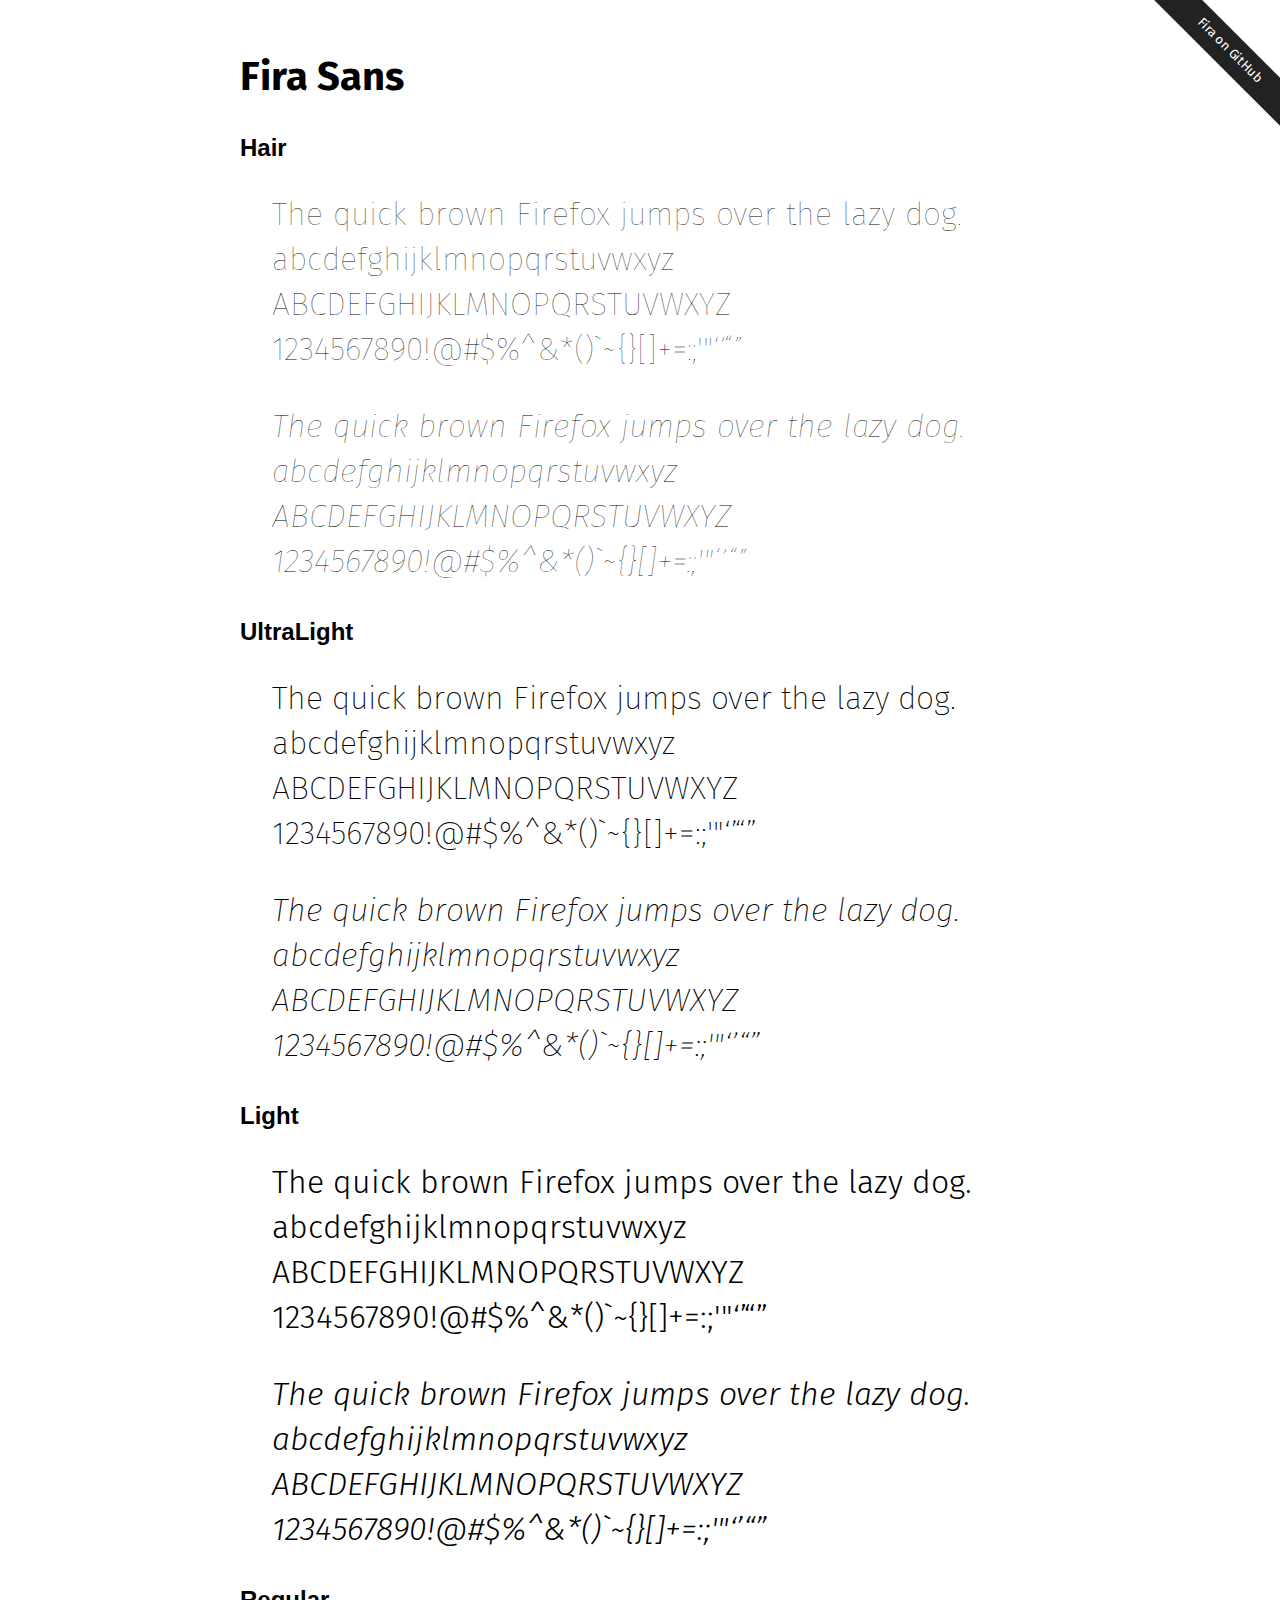
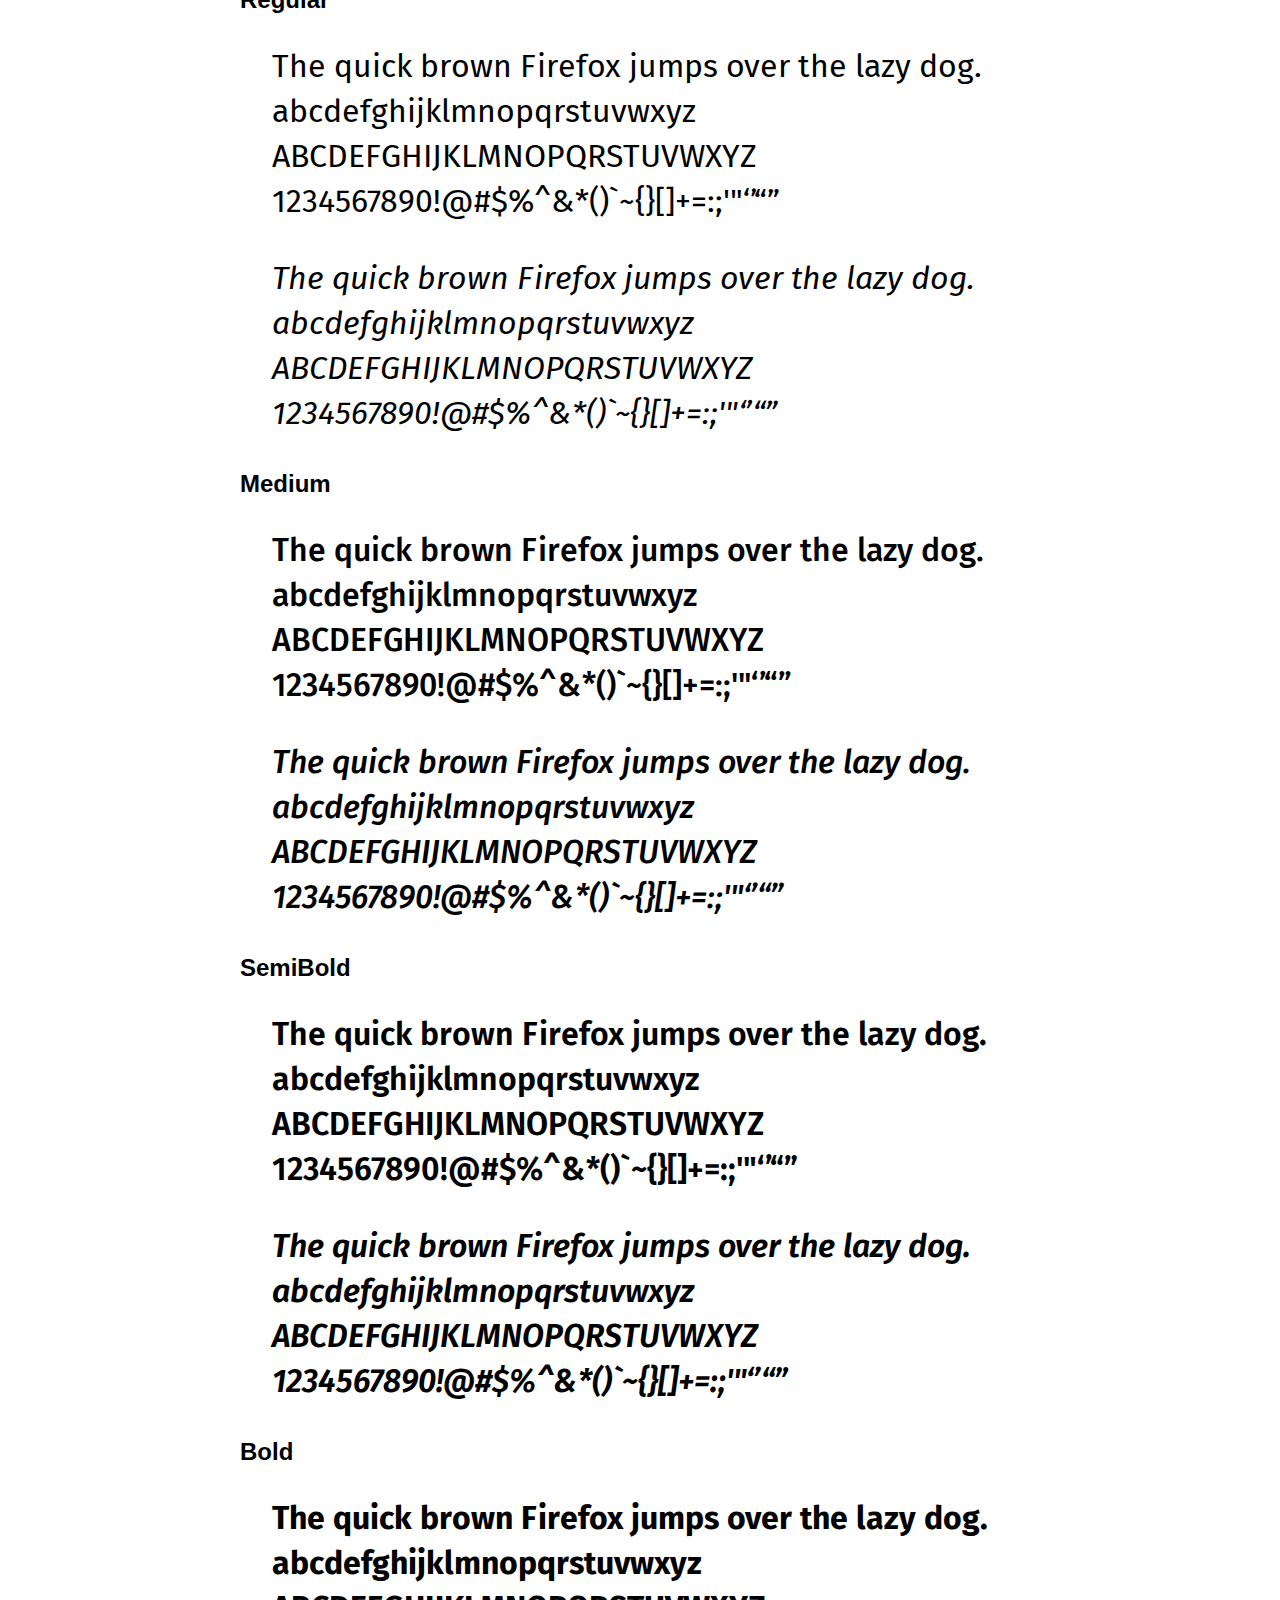
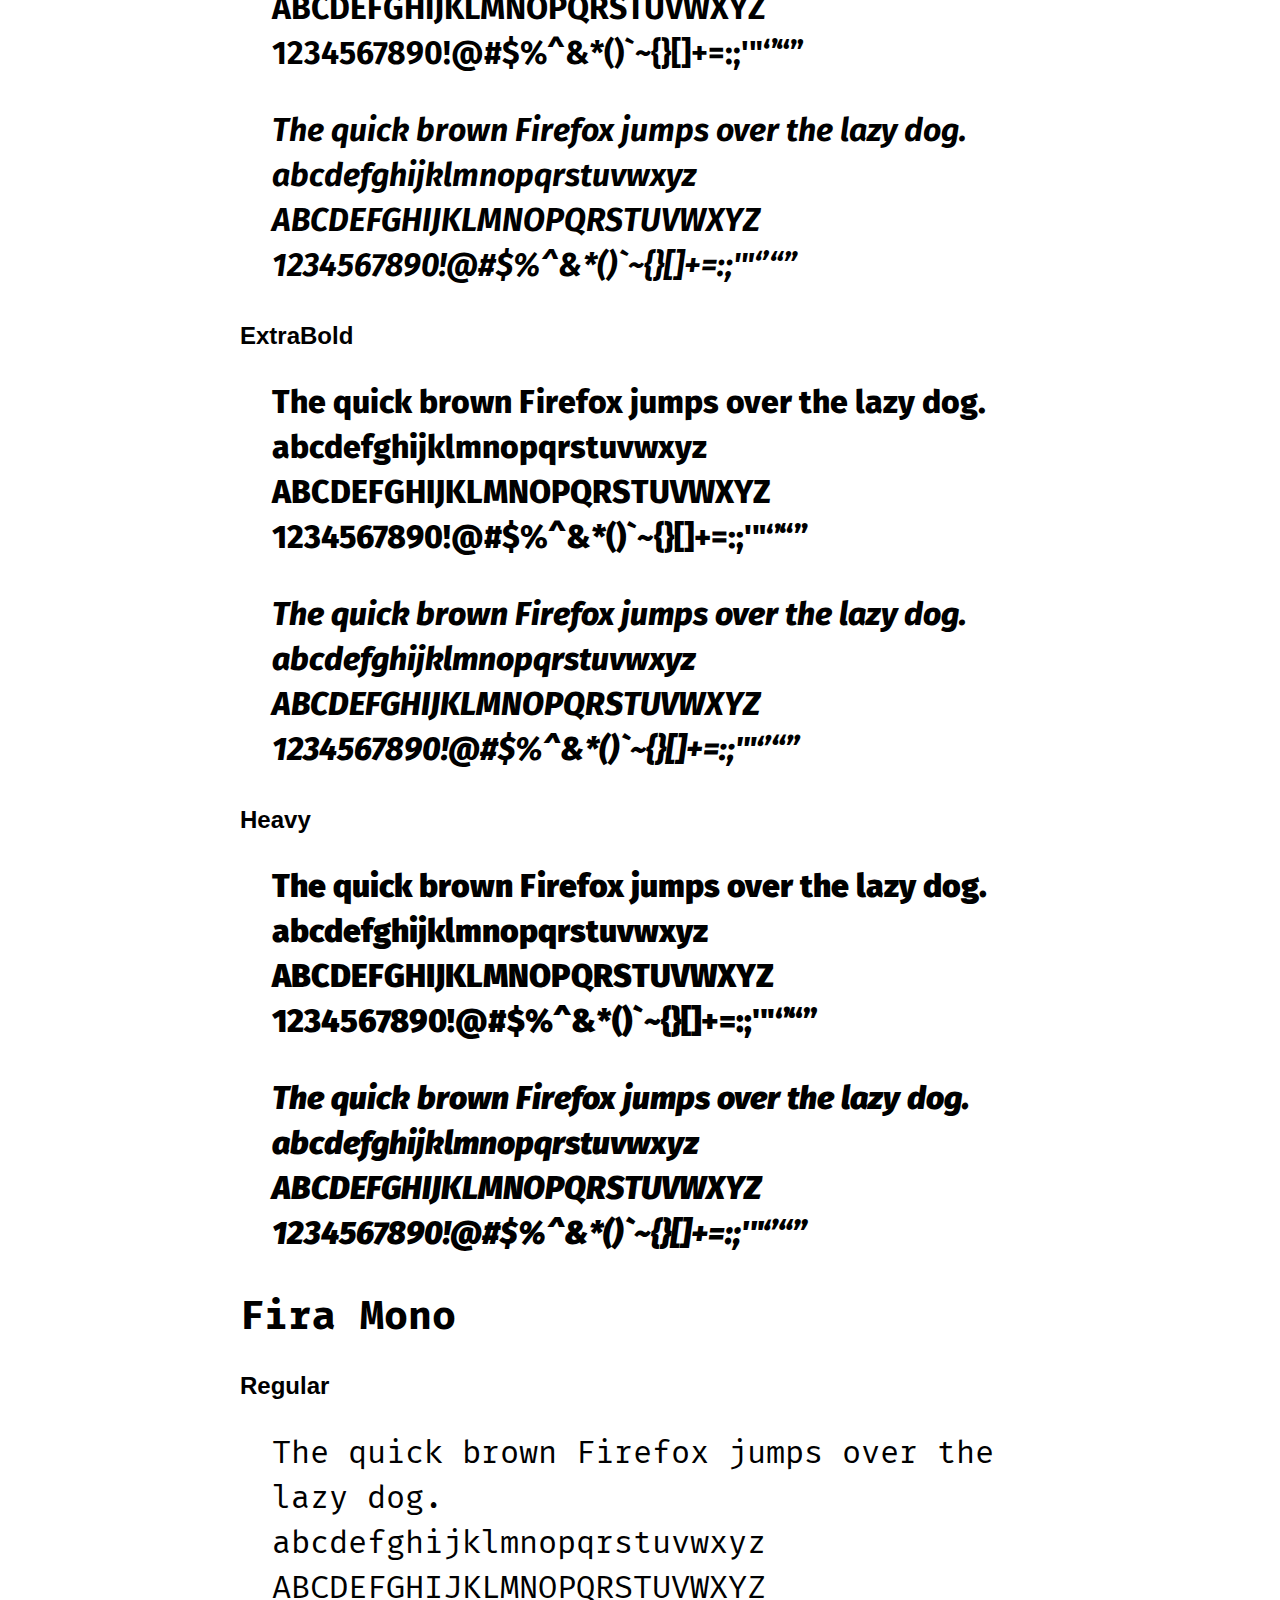
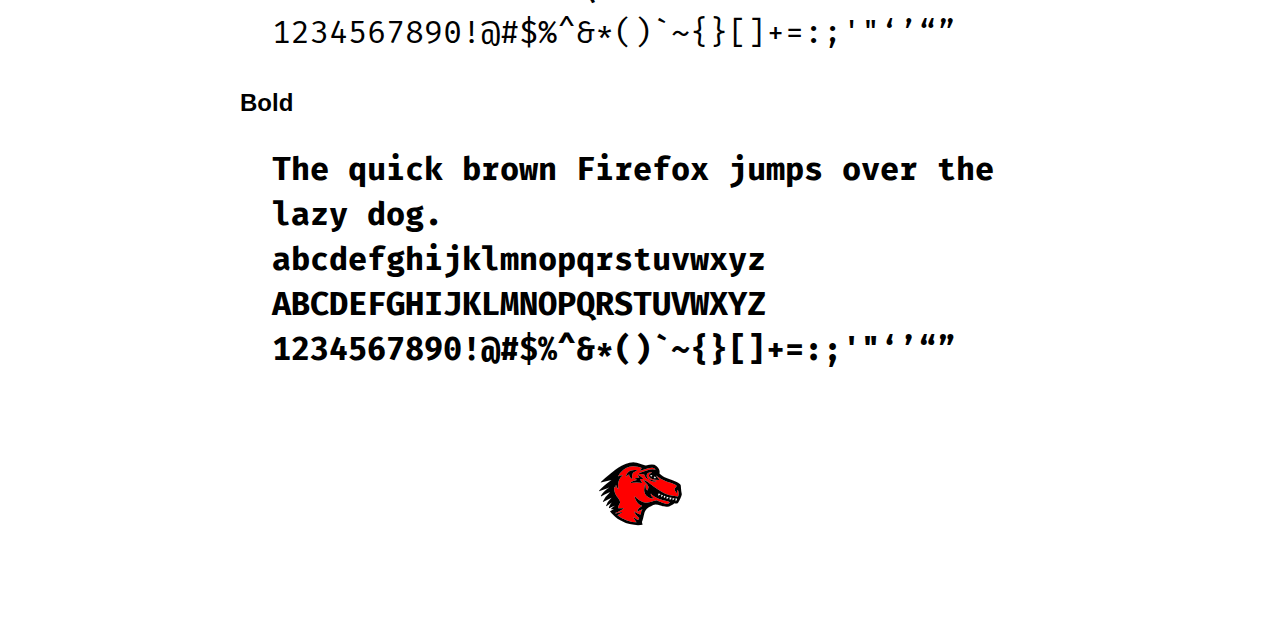
<file: Fira/mozilla_demo.html>
<!doctype html>
<html>
  <head>
    <meta charset="utf-8">
    <meta name="viewport" content="width=device-width, user-scalable=no, initial-scale=1, maximum-scale=1">
    <title>Fira</title>
    <link rel="stylesheet" href="fira.css">
    <style>

        body {
            font-family: sans-serif;
            font-weight: 300;
            overflow-x: hidden;
        }
        article {
            margin: 0 auto;
            max-width: 800px;
            padding: 1em;
        }
        h1, .glyph {
            font-family: 'Fira Sans';
            font-size: 40px;
        }
        p {
            font-family: 'Fira Sans';
            font-size: 32px;
            padding: 0 1em;
        }
        .mono {
            font-family: 'Fira Mono';
        }
        .ribbon {
            background: none repeat scroll 0% 0% rgb(34, 34, 34);
            color: white;
            display: block;
            font: 400 13px 'Fira Sans';
            padding: 8px 150px;
            position: absolute;
            right: 0px;
            text-decoration: none;
            top: 0px;
            -webkit-transform: translate(50%, -50%) rotate(45deg) translateY(72px);
            -moz-transform: translate(50%, -50%) rotate(45deg) translateY(72px);
            -ms-transform: translate(50%, -50%) rotate(45deg) translateY(72px);
            -o-transform: translate(50%, -50%) rotate(45deg) translateY(72px);
            transform: translate(50%, -50%) rotate(45deg) translateY(72px);
            white-space: nowrap;
        }
        .glyph {
            margin: 1em auto;
            text-align: center;
            font-size: 72px;
        }


        @media (max-width: 640px) {
            p {
                padding: 0;
                font-size: 18px;
            }
        }

    </style>
  </head>
  <body>
    <article>
        <h1>Fira Sans</h1>


        <h2>Hair</h2>
        <p contenteditable style="font-weight: 100;">
            The quick brown Firefox jumps over the lazy dog.<br>
            abcdefghijklmnopqrstuvwxyz<br>
            ABCDEFGHIJKLMNOPQRSTUVWXYZ<br>
            1234567890!@#$%^&*()`~{}[]+=:;'"‘’“”
        </p>
        <p contenteditable style="font-weight: 100; font-style: italic;">
            The quick brown Firefox jumps over the lazy dog.<br>
            abcdefghijklmnopqrstuvwxyz<br>
            ABCDEFGHIJKLMNOPQRSTUVWXYZ<br>
            1234567890!@#$%^&*()`~{}[]+=:;'"‘’“”
        </p>

        <h2>UltraLight</h2>
        <p contenteditable style="font-weight: 200;">
            The quick brown Firefox jumps over the lazy dog.<br>
            abcdefghijklmnopqrstuvwxyz<br>
            ABCDEFGHIJKLMNOPQRSTUVWXYZ<br>
            1234567890!@#$%^&*()`~{}[]+=:;'"‘’“”
        </p>
        <p contenteditable style="font-weight: 200; font-style: italic;">
            The quick brown Firefox jumps over the lazy dog.<br>
            abcdefghijklmnopqrstuvwxyz<br>
            ABCDEFGHIJKLMNOPQRSTUVWXYZ<br>
            1234567890!@#$%^&*()`~{}[]+=:;'"‘’“”
        </p>

        <h2>Light</h2>
        <p contenteditable style="font-weight: 300;">
            The quick brown Firefox jumps over the lazy dog.<br>
            abcdefghijklmnopqrstuvwxyz<br>
            ABCDEFGHIJKLMNOPQRSTUVWXYZ<br>
            1234567890!@#$%^&*()`~{}[]+=:;'"‘’“”
        </p>
        <p contenteditable style="font-weight: 300; font-style: italic;">
            The quick brown Firefox jumps over the lazy dog.<br>
            abcdefghijklmnopqrstuvwxyz<br>
            ABCDEFGHIJKLMNOPQRSTUVWXYZ<br>
            1234567890!@#$%^&*()`~{}[]+=:;'"‘’“”
        </p>

        <h2>Regular</h2>
        <p contenteditable style="font-weight: 400;">
            The quick brown Firefox jumps over the lazy dog.<br>
            abcdefghijklmnopqrstuvwxyz<br>
            ABCDEFGHIJKLMNOPQRSTUVWXYZ<br>
            1234567890!@#$%^&*()`~{}[]+=:;'"‘’“”
        </p>
        <p contenteditable style="font-weight: 400; font-style: italic;">
            The quick brown Firefox jumps over the lazy dog.<br>
            abcdefghijklmnopqrstuvwxyz<br>
            ABCDEFGHIJKLMNOPQRSTUVWXYZ<br>
            1234567890!@#$%^&*()`~{}[]+=:;'"‘’“”
        </p>

        <h2>Medium</h2>
        <p contenteditable style="font-weight: 500;">
            The quick brown Firefox jumps over the lazy dog.<br>
            abcdefghijklmnopqrstuvwxyz<br>
            ABCDEFGHIJKLMNOPQRSTUVWXYZ<br>
            1234567890!@#$%^&*()`~{}[]+=:;'"‘’“”
        </p>
        <p contenteditable style="font-weight: 500; font-style: italic;">
            The quick brown Firefox jumps over the lazy dog.<br>
            abcdefghijklmnopqrstuvwxyz<br>
            ABCDEFGHIJKLMNOPQRSTUVWXYZ<br>
            1234567890!@#$%^&*()`~{}[]+=:;'"‘’“”
        </p>

        <h2>SemiBold</h2>
        <p contenteditable style="font-weight: 600;">
            The quick brown Firefox jumps over the lazy dog.<br>
            abcdefghijklmnopqrstuvwxyz<br>
            ABCDEFGHIJKLMNOPQRSTUVWXYZ<br>
            1234567890!@#$%^&*()`~{}[]+=:;'"‘’“”
        </p>
        <p contenteditable style="font-weight: 600; font-style: italic;">
            The quick brown Firefox jumps over the lazy dog.<br>
            abcdefghijklmnopqrstuvwxyz<br>
            ABCDEFGHIJKLMNOPQRSTUVWXYZ<br>
            1234567890!@#$%^&*()`~{}[]+=:;'"‘’“”
        </p>

        <h2>Bold</h2>
        <p contenteditable style="font-weight: 700;">
            The quick brown Firefox jumps over the lazy dog.<br>
            abcdefghijklmnopqrstuvwxyz<br>
            ABCDEFGHIJKLMNOPQRSTUVWXYZ<br>
            1234567890!@#$%^&*()`~{}[]+=:;'"‘’“”
        </p>
        <p contenteditable style="font-weight: 700; font-style: italic;">
            The quick brown Firefox jumps over the lazy dog.<br>
            abcdefghijklmnopqrstuvwxyz<br>
            ABCDEFGHIJKLMNOPQRSTUVWXYZ<br>
            1234567890!@#$%^&*()`~{}[]+=:;'"‘’“”
        </p>

        <h2>ExtraBold</h2>
        <p contenteditable style="font-weight: 800;">
            The quick brown Firefox jumps over the lazy dog.<br>
            abcdefghijklmnopqrstuvwxyz<br>
            ABCDEFGHIJKLMNOPQRSTUVWXYZ<br>
            1234567890!@#$%^&*()`~{}[]+=:;'"‘’“”
        </p>
        <p contenteditable style="font-weight: 800; font-style: italic;">
            The quick brown Firefox jumps over the lazy dog.<br>
            abcdefghijklmnopqrstuvwxyz<br>
            ABCDEFGHIJKLMNOPQRSTUVWXYZ<br>
            1234567890!@#$%^&*()`~{}[]+=:;'"‘’“”
        </p>

        <h2>Heavy</h2>
        <p contenteditable style="font-weight: 900;">
            The quick brown Firefox jumps over the lazy dog.<br>
            abcdefghijklmnopqrstuvwxyz<br>
            ABCDEFGHIJKLMNOPQRSTUVWXYZ<br>
            1234567890!@#$%^&*()`~{}[]+=:;'"‘’“”
        </p>
        <p contenteditable style="font-weight: 900; font-style: italic;">
            The quick brown Firefox jumps over the lazy dog.<br>
            abcdefghijklmnopqrstuvwxyz<br>
            ABCDEFGHIJKLMNOPQRSTUVWXYZ<br>
            1234567890!@#$%^&*()`~{}[]+=:;'"‘’“”
        </p>

        <h1 class="mono">Fira Mono</h1>

        <h2>Regular</h2>
        <p contenteditable class="mono" style="font-weight: 400;">
            The quick brown Firefox jumps over the lazy dog.<br>
            abcdefghijklmnopqrstuvwxyz<br>
            ABCDEFGHIJKLMNOPQRSTUVWXYZ<br>
            1234567890!@#$%^&*()`~{}[]+=:;'"‘’“”
        </p>

        <h2>Bold</h2>
        <p contenteditable class="mono" style="font-weight: 600;">
            The quick brown Firefox jumps over the lazy dog.<br>
            abcdefghijklmnopqrstuvwxyz<br>
            ABCDEFGHIJKLMNOPQRSTUVWXYZ<br>
            1234567890!@#$%^&*()`~{}[]+=:;'"‘’“”
        </p>

        <a class="ribbon" href="https://github.com/mozilla/Fira">Fira on GitHub</a>

        <div class="glyph"><span style="color:#f00">&#xe001;</span><span style="color:#fff">&#xe002;</span>&#xe003;</div>

    </article>
  </body>
</html>
</file>
<file: Fira/fira.css>
/*  SANS  */

@font-face{
	font-family: 'Fira Sans';
	font-weight: 100;
	font-style: normal;
	src: url('eot/FiraSans-Hair.eot');
	src: local('Fira Sans Hair'),
		 url('eot/FiraSans-Hair.eot') format('embedded-opentype'),
		 url('woff/FiraSans-Hair.woff') format('woff'),
		 url('ttf/FiraSans-Hair.ttf') format('truetype');
}

@font-face{
	font-family: 'Fira Sans';
	font-weight: 100;
	font-style: italic;
	src: url('eot/FiraSans-HairItalic.eot');
	src: local('Fira Sans Hair Italic'),
		 url('eot/FiraSans-HairItalic.eot') format('embedded-opentype'),
		 url('woff/FiraSans-HairItalic.woff') format('woff'),
		 url('ttf/FiraSans-HairItalic.ttf') format('truetype');
}

@font-face{
	font-family: 'Fira Sans';
	font-weight: 200;
	font-style: normal;
	src: url('eot/FiraSans-UltraLight.eot');
	src: local('Fira Sans UltraLight'),
		 url('eot/FiraSans-UltraLight.eot') format('embedded-opentype'),
		 url('woff/FiraSans-UltraLight.woff') format('woff'),
		 url('ttf/FiraSans-UltraLight.ttf') format('truetype');
}

@font-face{
	font-family: 'Fira Sans';
	font-weight: 200;
	font-style: italic;
	src: url('eot/FiraSans-UltraLightItalic.eot');
	src: local('Fira Sans UltraLight Italic'),
		 url('eot/FiraSans-UltraLightItalic.eot') format('embedded-opentype'),
		 url('woff/FiraSans-UltraLightItalic.woff') format('woff'),
		 url('ttf/FiraSans-UltraLightItalic.ttf') format('truetype');
}

@font-face{
	font-family: 'Fira Sans';
	font-weight: 300;
	font-style: normal;
	src: url('eot/FiraSans-Light.eot');
	src: local('Fira Sans Light'),
		 url('eot/FiraSans-Light.eot') format('embedded-opentype'),
		 url('woff/FiraSans-Light.woff') format('woff'),
		 url('ttf/FiraSans-Light.ttf') format('truetype');
}

@font-face{
	font-family: 'Fira Sans';
	font-weight: 300;
	font-style: italic;
	src: url('eot/FiraSans-LightItalic.eot');
	src: local('Fira Sans Light Italic'),
		 url('eot/FiraSans-LightItalic.eot') format('embedded-opentype'),
		 url('woff/FiraSans-LightItalic.woff') format('woff'),
		 url('ttf/FiraSans-LightItalic.ttf') format('truetype');
}

@font-face{
	font-family: 'Fira Sans';
	font-weight: 400;
	font-style: normal;
	src: url('eot/FiraSans-Regular.eot');
	src: local('Fira Sans Regular'),
		 url('eot/FiraSans-Regular.eot') format('embedded-opentype'),
		 url('woff/FiraSans-Regular.woff') format('woff'),
		 url('ttf/FiraSans-Regular.ttf') format('truetype');
}

@font-face{
	font-family: 'Fira Sans';
	font-weight: 400;
	font-style: italic;
	src: url('eot/FiraSans-Italic.eot');
	src: local('Fira Sans Regular Italic'),
		 url('eot/FiraSans-Italic.eot') format('embedded-opentype'),
		 url('woff/FiraSans-Italic.woff') format('woff'),
		 url('ttf/FiraSans-Italic.ttf') format('truetype');
}

@font-face{
	font-family: 'Fira Sans';
	font-weight: 500;
	font-style: normal;
	src: url('eot/FiraSans-Medium.eot');
	src: local('Fira Sans Medium'),
		 url('eot/FiraSans-Medium.eot') format('embedded-opentype'),
		 url('woff/FiraSans-Medium.woff') format('woff'),
		 url('ttf/FiraSans-Medium.ttf') format('truetype');
}

@font-face{
	font-family: 'Fira Sans';
	font-weight: 500;
	font-style: italic;
	src: url('eot/FiraSans-MediumItalic.eot');
	src: local('Fira Sans Medium Italic'),
		 url('eot/FiraSans-MediumItalic.eot') format('embedded-opentype'),
		 url('woff/FiraSans-MediumItalic.woff') format('woff'),
		 url('ttf/FiraSans-MediumItalic.ttf') format('truetype');
}

@font-face{
	font-family: 'Fira Sans';
	font-weight: 600;
	font-style: normal;
	src: url('eot/FiraSans-SemiBold.eot');
	src: local('Fira Sans SemiBold'),
		 url('eot/FiraSans-SemiBold.eot') format('embedded-opentype'),
		 url('woff/FiraSans-SemiBold.woff') format('woff'),
		 url('ttf/FiraSans-SemiBold.ttf') format('truetype');
}

@font-face{
	font-family: 'Fira Sans';
	font-weight: 600;
	font-style: italic;
	src: url('eot/FiraSans-SemiBoldItalic.eot');
	src: local('Fira Sans SemiBold Italic'),
		 url('eot/FiraSans-SemiBoldItalic.eot') format('embedded-opentype'),
		 url('woff/FiraSans-SemiBoldItalic.woff') format('woff'),
		 url('ttf/FiraSans-SemiBoldItalic.ttf') format('truetype');
}

@font-face{
	font-family: 'Fira Sans';
	font-weight: 700;
	font-style: normal;
	src: url('eot/FiraSans-Bold.eot');
	src: local('Fira Sans Bold'),
		 url('eot/FiraSans-Bold.eot') format('embedded-opentype'),
		 url('woff/FiraSans-Bold.woff') format('woff'),
		 url('ttf/FiraSans-Bold.ttf') format('truetype');
}

@font-face{
	font-family: 'Fira Sans';
	font-weight: 700;
	font-style: italic;
	src: url('eot/FiraSans-BoldItalic.eot');
	src: local('Fira Sans Bold Italic'),
		 url('eot/FiraSans-BoldItalic.eot') format('embedded-opentype'),
		 url('woff/FiraSans-BoldItalic.woff') format('woff'),
		 url('ttf/FiraSans-BoldItalic.ttf') format('truetype');
}

@font-face{
	font-family: 'Fira Sans';
	font-weight: 800;
	font-style: normal;
	src: url('eot/FiraSans-ExtraBold.eot');
	src: local('Fira Sans ExtraBold'),
		 url('eot/FiraSans-ExtraBold.eot') format('embedded-opentype'),
		 url('woff/FiraSans-ExtraBold.woff') format('woff'),
		 url('ttf/FiraSans-ExtraBold.ttf') format('truetype');
}

@font-face{
	font-family: 'Fira Sans';
	font-weight: 800;
	font-style: italic;
	src: url('eot/FiraSans-ExtraBoldItalic.eot');
	src: local('Fira Sans ExtraBold Italic'),
		 url('eot/FiraSans-ExtraBoldItalic.eot') format('embedded-opentype'),
		 url('woff/FiraSans-ExtraBoldItalic.woff') format('woff'),
		 url('ttf/FiraSans-ExtraBoldItalic.ttf') format('truetype');
}

@font-face{
	font-family: 'Fira Sans';
	font-weight: 900;
	font-style: normal;
	src: url('eot/FiraSans-Heavy.eot');
	src: local('Fira Sans Heavy'),
		 url('eot/FiraSans-Heavy.eot') format('embedded-opentype'),
		 url('woff/FiraSans-Heavy.woff') format('woff'),
		 url('ttf/FiraSans-Heavy.ttf') format('truetype');
}

@font-face{
	font-family: 'Fira Sans';
	font-weight: 900;
	font-style: italic;
	src: url('eot/FiraSans-HeavyItalic.eot');
	src: local('Fira Sans Heavy Italic'),
		 url('eot/FiraSans-HeavyItalic.eot') format('embedded-opentype'),
		 url('woff/FiraSans-HeavyItalic.woff') format('woff'),
		 url('ttf/FiraSans-HeavyItalic.ttf') format('truetype');
}

/*  MONO  */

@font-face{
	font-family: 'Fira Mono';
	font-weight: 400;
	font-style: normal;
	src: url('eot/FiraMono-Regular.eot');
	src: local('Fira Mono'),
		 url('eot/FiraMono-Regular.eot') format('embedded-opentype'),
		 url('woff/FiraMono-Regular.woff') format('woff'),
		 url('ttf/FiraMono-Regular.ttf') format('truetype');
}

@font-face{
	font-family: 'Fira Mono';
	font-weight: 700;
	font-style: normal;
	src: url('eot/FiraMono-Bold.eot');
	src: local('Fira Mono Bold'),
		 url('eot/FiraMono-Bold.eot') format('embedded-opentype'),
		 url('woff/FiraMono-Bold.woff') format('woff'),
		 url('ttf/FiraMono-Bold.ttf') format('truetype');
}
</file>
<file: Hack/hack.css>
/*!
 *  Hack v2.018 - https://sourcefoundry.org/hack/
 *  Licenses - Fonts: Hack Open Font License + Bitstream Vera license, CSS: MIT License
 */
@font-face{
	font-family: 'Hack';
	src: url('eot/latin/hack-regular-latin-webfont.eot?v=2.018');
	src: url('eot/latin/hack-regular-latin-webfont.eot?#iefix&v=2.018') format('embedded-opentype'),
		 url('woff2/latin/hack-regular-latin-webfont.woff2?v=2.018') format('woff2'),
		 url('woff/latin/hack-regular-latin-webfont.woff?v=2.018') format('woff'),
		 url('web-ttf/latin/hack-regular-latin-webfont.ttf?v=2.018') format('truetype'),
		 url('svg/latin/hack-regular-latin-webfont.svg?v=2.018#hackregular') format('svg');
	font-weight: 400;
	font-style: normal
	}
@font-face{
	font-family: 'Hack';
	src: url('eot/latin/hack-bold-latin-webfont.eot?v=2.018');
	src: url('eot/latin/hack-bold-latin-webfont.eot?#iefix&v=2.018') format('embedded-opentype'),
		 url('woff2/latin/hack-bold-latin-webfont.woff2?v=2.018') format('woff2'),
		 url('woff/latin/hack-bold-latin-webfont.woff?v=2.018') format('woff'),
		 url('web-ttf/latin/hack-bold-latin-webfont.ttf?v=2.018') format('truetype'),
		 url('svg/latin/hack-bold-latin-webfont.svg?v=2.018#hackbold') format('svg');
	font-weight: 700;
	font-style: normal
	}
@font-face{
	font-family: 'Hack';
	src: url('eot/latin/hack-italic-latin-webfont.eot?v=2.018');
	src: url('eot/latin/hack-italic-latin-webfont.eot?#iefix&v=2.018') format('embedded-opentype'),
		 url('woff2/latin/hack-italic-latin-webfont.woff2?v=2.018') format('woff2'),
		 url('woff/latin/hack-italic-latin-webfont.woff?v=2.018') format('woff'),
		 url('web-ttf/latin/hack-italic-latin-webfont.ttf?v=2.018') format('truetype'),
		 url('svg/latin/hack-italic-latin-webfont.svg?v=2.018#hackitalic') format('svg');
	font-weight: 400;
	font-style: italic
	}
@font-face{
	font-family: 'Hack';
	src: url('eot/latin/hack-bolditalic-latin-webfont.eot?v=2.018');
	src: url('eot/latin/hack-bolditalic-latin-webfont.eot?#iefix&v=2.018') format('embedded-opentype'),
		 url('woff2/latin/hack-bolditalic-latin-webfont.woff2?v=2.018') format('woff2'),
		 url('woff/latin/hack-bolditalic-latin-webfont.woff?v=2.018') format('woff'),
		 url('web-ttf/latin/hack-bolditalic-latin-webfont.ttf?v=2.018') format('truetype'),
		 url('svg/latin/hack-bolditalic-latin-webfont.svg?v=2.018#hackbolditalic') format('svg');
	font-weight: 700;
	font-style: italic
	}
</file>
<file: Muli/muli.css>
/*  SANS  */

@font-face{
	font-family: 'Muli';
	font-weight: 200;
	font-style: normal;
	src: local('Muli ExtraLight'),
		 url('ttf/Mulish-ExtraLight.ttf') format('truetype');
}

@font-face{
	font-family: 'Muli';
	font-weight: 200;
	font-style: italic;
	src: local('Mulish ExtraLight Italic'),
		 url('ttf/Mulish-ExtraLightItalic.ttf') format('truetype');
}


@font-face{
	font-family: 'Muli';
	font-weight: 300;
	font-style: normal;
	src: local('Mulish Light'),
		 url('ttf/Mulish-Light.ttf') format('truetype');
}

@font-face{
	font-family: 'Muli';
	font-weight: 300;
	font-style: italic;
	src: local('Mulish Light Italic'),
		 url('ttf/Mulish-LightItalic.ttf') format('truetype');
}

@font-face{
	font-family: 'Muli';
	font-weight: 400;
	font-style: normal;
	src: local('Mulish Regular'),
		 url('ttf/Mulish-Regular.ttf') format('truetype');
}

@font-face{
	font-family: 'Muli';
	font-weight: 400;
	font-style: italic;
	src: local('Mulish Regular Italic'),
		 url('ttf/Mulish-Italic.ttf') format('truetype');
}

@font-face{
	font-family: 'Muli';
	font-weight: 500;
	font-style: normal;
	src: local('Mulish Medium'),
		 url('ttf/Mulish-Medium.ttf') format('truetype');
}

@font-face{
	font-family: 'Muli';
	font-weight: 500;
	font-style: italic;
	src: local('Mulish Medium Italic'),
		 url('ttf/Mulish-MediumItalic.ttf') format('truetype');
}

@font-face{
	font-family: 'Muli';
	font-weight: 600;
	font-style: normal;
	src: local('Mulish SemiBold'),
		 url('ttf/Mulish-SemiBold.ttf') format('truetype');
}

@font-face{
	font-family: 'Muli';
	font-weight: 600;
	font-style: italic;
	src: local('Mulish SemiBold Italic'),
		 url('ttf/Mulish-SemiBoldItalic.ttf') format('truetype');
}

@font-face{
	font-family: 'Muli';
	font-weight: 700;
	font-style: normal;
	src: local('Mulish Bold'),
		 url('ttf/Mulish-Bold.ttf') format('truetype');
}

@font-face{
	font-family: 'Muli';
	font-weight: 700;
	font-style: italic;
	src: local('Mulish Bold Italic'),
		 url('ttf/Mulish-BoldItalic.ttf') format('truetype');
}

@font-face{
	font-family: 'Muli';
	font-weight: 800;
	font-style: normal;
	src: local('Mulish ExtraBold'),
		 url('ttf/Mulish-ExtraBold.ttf') format('truetype');
}

@font-face{
	font-family: 'Muli';
	font-weight: 800;
	font-style: italic;
	src: local('Mulish ExtraBold Italic'),
		 url('ttf/Mulish-ExtraBoldItalic.ttf') format('truetype');
}

@font-face{
	font-family: 'Muli';
	font-weight: 900;
	font-style: normal;
	src: local('Mulish Black'),
		 url('ttf/Mulish-Black.ttf') format('truetype');
}

@font-face{
	font-family: 'Muli';
	font-weight: 900;
	font-style: italic;
	src: local('Mulish Black Italic'),
		 url('ttf/Mulish-BlackItalic.ttf') format('truetype');
}
</file>
<file: NunitoSans/nunitosans.css>
/*! Generated by Font Squirrel (https://www.fontsquirrel.com) on April 22, 2020 */
/*! Refactored by Ceus Media (https://ceusmedia.de) on April 22, 2020 */

/* Extralight */
@font-face {
	font-family: 'Nunito Sans';
	font-weight: 200;
	font-style: normal;
	src: url('eot/nunitosans-extralight.eot');
	src: url('eot/nunitosans-extralight.eot?#iefix') format('embedded-opentype'),
		 url('woff2/nunitosans-extralight.woff2') format('woff2'),
		 url('woff/nunitosans-extralight.woff') format('woff'),
		 url('ttf/nunitosans-extralight.ttf') format('truetype'),
		 url('svg/nunitosans-extralight.svg#nunito_sansextralight') format('svg');
	}

/* Extralight Italic */
@font-face {
	font-family: 'Nunito Sans';
	font-weight: 200;
	font-style: italic;
	src: url('eot/nunitosans-extralightitalic.eot');
	src: url('eot/nunitosans-extralightitalic.eot?#iefix') format('embedded-opentype'),
		 url('woff2/nunitosans-extralightitalic.woff2') format('woff2'),
		 url('woff/nunitosans-extralightitalic.woff') format('woff'),
		 url('ttf/nunitosans-extralightitalic.ttf') format('truetype'),
		 url('svg/nunitosans-extralightitalic.svg#nunito_sansextralight Italic') format('svg');
	}

/* Light */
@font-face {
	font-family: 'Nunito Sans';
	font-weight: 300;
	font-style: normal;
	src: url('eot/nunitosans-light.eot');
	src: url('eot/nunitosans-light.eot?#iefix') format('embedded-opentype'),
		 url('woff2/nunitosans-light.woff2') format('woff2'),
		 url('woff/nunitosans-light.woff') format('woff'),
		 url('ttf/nunitosans-light.ttf') format('truetype'),
		 url('svg/nunitosans-light.svg#nunito_sanslight') format('svg');
	}

/* Light Italic */
@font-face {
	font-family: 'Nunito Sans';
	font-weight: 300;
	font-style: italic;
	src: url('eot/nunitosans-lightitalic.eot');
	src: url('eot/nunitosans-lightitalic.eot?#iefix') format('embedded-opentype'),
		 url('woff2/nunitosans-lightitalic.woff2') format('woff2'),
		 url('woff/nunitosans-lightitalic.woff') format('woff'),
		 url('ttf/nunitosans-lightitalic.ttf') format('truetype'),
		 url('svg/nunitosans-lightitalic.svg#nunito_sanslight Italic') format('svg');
	}

/* Regular */
@font-face {
	font-family: 'Nunito Sans';
	font-weight: 400;
	font-style: normal;
	src: url('eot/nunitosans-regular.eot');
	src: url('eot/nunitosans-regular.eot?#iefix') format('embedded-opentype'),
		 url('woff2/nunitosans-regular.woff2') format('woff2'),
		 url('woff/nunitosans-regular.woff') format('woff'),
		 url('ttf/nunitosans-regular.ttf') format('truetype'),
		 url('svg/nunitosans-regular.svg#nunito_sansregular') format('svg');
	}

/* Regular Italic */
@font-face {
	font-family: 'Nunito Sans';
	font-weight: 400;
	font-style: italic;
	src: url('eot/nunitosans-italic.eot');
	src: url('eot/nunitosans-italic.eot?#iefix') format('embedded-opentype'),
		 url('woff2/nunitosans-italic.woff2') format('woff2'),
		 url('woff/nunitosans-italic.woff') format('woff'),
		 url('ttf/nunitosans-italic.ttf') format('truetype'),
		 url('svg/nunitosans-italic.svg#nunito_sansitalic') format('svg');
	}

/* Semibold */
@font-face {
	font-family: 'Nunito Sans';
	font-weight: 600;
	font-style: normal;
	src: url('eot/nunitosans-semibold.eot');
	src: url('eot/nunitosans-semibold.eot?#iefix') format('embedded-opentype'),
		 url('woff2/nunitosans-semibold.woff2') format('woff2'),
		 url('woff/nunitosans-semibold.woff') format('woff'),
		 url('ttf/nunitosans-semibold.ttf') format('truetype'),
		 url('svg/nunitosans-semibold.svg#nunito_sanssemibold') format('svg');
	}

/* Semibold Italic */
@font-face {
	font-family: 'Nunito Sans';
	font-weight: 600;
	font-style: italic;
	src: url('eot/nunitosans-semibolditalic.eot');
	src: url('eot/nunitosans-semibolditalic.eot?#iefix') format('embedded-opentype'),
		 url('woff2/nunitosans-semibolditalic.woff2') format('woff2'),
		 url('woff/nunitosans-semibolditalic.woff') format('woff'),
		 url('ttf/nunitosans-semibolditalic.ttf') format('truetype'),
		 url('svg/nunitosans-semibolditalic.svg#nunito_sanssemibold Italic') format('svg');
	}

/* Bold */
@font-face {
	font-family: 'Nunito Sans';
	font-weight: 700;
	font-style: normal;
	src: url('eot/nunitosans-bold.eot');
	src: url('eot/nunitosans-bold.eot?#iefix') format('embedded-opentype'),
		 url('woff2/nunitosans-bold.woff2') format('woff2'),
		 url('woff/nunitosans-bold.woff') format('woff'),
		 url('ttf/nunitosans-bold.ttf') format('truetype'),
		 url('svg/nunitosans-bold.svg#nunito_sansbold') format('svg');
	}

/* Bold Italic */
@font-face {
	font-family: 'Nunito Sans';
	font-weight: 700;
	font-style: italic;
	src: url('eot/nunitosans-bolditalic.eot');
	src: url('eot/nunitosans-bolditalic.eot?#iefix') format('embedded-opentype'),
		 url('woff2/nunitosans-bolditalic.woff2') format('woff2'),
		 url('woff/nunitosans-bolditalic.woff') format('woff'),
		 url('ttf/nunitosans-bolditalic.ttf') format('truetype'),
		 url('svg/nunitosans-bolditalic.svg#nunito_sansbold Italic') format('svg');
	}

/* Extrabold */
@font-face {
	font-family: 'Nunito Sans';
	font-weight: 800;
	font-style: normal;
	src: url('eot/nunitosans-extrabold.eot');
	src: url('eot/nunitosans-extrabold.eot?#iefix') format('embedded-opentype'),
		 url('woff2/nunitosans-extrabold.woff2') format('woff2'),
		 url('woff/nunitosans-extrabold.woff') format('woff'),
		 url('ttf/nunitosans-extrabold.ttf') format('truetype'),
		 url('svg/nunitosans-extrabold.svg#nunito_sansextrabold') format('svg');
	}

/* Extrabold Italic */
@font-face {
	font-family: 'Nunito Sans';
	font-weight: 800;
	font-style: italic;
	src: url('eot/nunitosans-extrabolditalic.eot');
	src: url('eot/nunitosans-extrabolditalic.eot?#iefix') format('embedded-opentype'),
		 url('woff2/nunitosans-extrabolditalic.woff2') format('woff2'),
		 url('woff/nunitosans-extrabolditalic.woff') format('woff'),
		 url('ttf/nunitosans-extrabolditalic.ttf') format('truetype'),
		 url('svg/nunitosans-extrabolditalic.svg#nunito_sansextrabold Italic') format('svg');
	}
</file>
<file: OpenSans/opensans.css>
@font-face {
	font-family: 'Open Sans';
	font-style: normal;
	font-weight: 300;
	src: url('eot/OpenSans-Light-webfont.eot');
	src: url('eot/OpenSans-Light-webfont.eot?#iefix') format('embedded-opentype'),
		 url('woff2/OpenSans-Light-webfont.woff2') format('woff2'),
		 url('woff/OpenSans-Light-webfont.woff') format('woff'),
		 url('ttf/OpenSans-Light-webfont.ttf') format('truetype'),
		 url('svg/OpenSans-Light-webfont.svg#open_sanslight') format('svg');
}

@font-face {
	font-family: 'Open Sans';
	font-style: italic;
	font-weight: 300;
	src: url('eot/OpenSans-LightItalic-webfont.eot');
	src: url('eot/OpenSans-LightItalic-webfont.eot?#iefix') format('embedded-opentype'),
		 url('woff2/OpenSans-LightItalic-webfont.woff2') format('woff2'),
		 url('woff/OpenSans-LightItalic-webfont.woff') format('woff'),
		 url('ttf/OpenSans-LightItalic-webfont.ttf') format('truetype'),
		 url('svg/OpenSans-LightItalic-webfont.svg#open_sanslight_italic') format('svg');
}

@font-face {
	font-family: 'Open Sans';
	font-style: normal;
	font-weight: 400;
	src: url('eot/OpenSans-Regular-webfont.eot');
	src: url('eot/OpenSans-Regular-webfont.eot?#iefix') format('embedded-opentype'),
		 url('woff2/OpenSans-Regular-webfont.woff2') format('woff2'),
		 url('woff/OpenSans-Regular-webfont.woff') format('woff'),
		 url('ttf/OpenSans-Regular-webfont.ttf') format('truetype'),
		 url('svg/OpenSans-Regular-webfont.svg#open_sansregular') format('svg');
}

@font-face {
	font-family: 'Open Sans';
	font-style: italic;
	font-weight: 400;
	src: url('eot/OpenSans-Italic-webfont.eot');
	src: url('eot/OpenSans-Italic-webfont.eot?#iefix') format('embedded-opentype'),
		 url('woff2/OpenSans-Italic-webfont.woff2') format('woff2'),
		 url('woff/OpenSans-Italic-webfont.woff') format('woff'),
		 url('ttf/OpenSans-Italic-webfont.ttf') format('truetype'),
		 url('svg/OpenSans-Italic-webfont.svg#open_sansitalic') format('svg');
}

@font-face {
	font-family: 'Open Sans';
	font-style: normal;
	font-weight: 600;
	src: url('eot/OpenSans-Semibold-webfont.eot');
	src: url('eot/OpenSans-Semibold-webfont.eot?#iefix') format('embedded-opentype'),
		 url('woff2/OpenSans-Semibold-webfont.woff2') format('woff2'),
		 url('woff/OpenSans-Semibold-webfont.woff') format('woff'),
		 url('ttf/OpenSans-Semibold-webfont.ttf') format('truetype'),
		 url('svg/OpenSans-Semibold-webfont.svg#open_sanssemibold') format('svg');
}

@font-face {
	font-family: 'Open Sans';
	font-style: italic;
	font-weight: 600;
	src: url('eot/OpenSans-SemiboldItalic-webfont.eot');
	src: url('eot/OpenSans-SemiboldItalic-webfont.eot?#iefix') format('embedded-opentype'),
		 url('woff2/OpenSans-SemiboldItalic-webfont.woff2') format('woff2'),
		 url('woff/OpenSans-SemiboldItalic-webfont.woff') format('woff'),
		 url('ttf/OpenSans-SemiboldItalic-webfont.ttf') format('truetype'),
		 url('svg/OpenSans-SemiboldItalic-webfont.svg#open_sanssemibold_italic') format('svg');
}

@font-face {
	font-family: 'Open Sans';
	font-style: normal;
	font-weight: 700;
	src: url('eot/OpenSans-Bold-webfont.eot');
	src: url('eot/OpenSans-Bold-webfont.eot?#iefix') format('embedded-opentype'),
		 url('woff2/OpenSans-Bold-webfont.woff2') format('woff2'),
		 url('woff/OpenSans-Bold-webfont.woff') format('woff'),
		 url('ttf/OpenSans-Bold-webfont.ttf') format('truetype'),
		 url('svg/OpenSans-Bold-webfont.svg#open_sansbold') format('svg');
}

@font-face {
	font-family: 'Open Sans';
	font-style: italic;
	font-weight: 700;
	src: url('eot/OpenSans-BoldItalic-webfont.eot');
	src: url('eot/OpenSans-BoldItalic-webfont.eot?#iefix') format('embedded-opentype'),
		 url('woff2/OpenSans-BoldItalic-webfont.woff2') format('woff2'),
		 url('woff/OpenSans-BoldItalic-webfont.woff') format('woff'),
		 url('ttf/OpenSans-BoldItalic-webfont.ttf') format('truetype'),
		 url('svg/OpenSans-BoldItalic-webfont.svg#open_sansbold_italic') format('svg');
}

@font-face {
	font-family: 'Open Sans';
	font-style: normal;
	font-weight: 800;
	src: url('eot/OpenSans-Extrabold-webfont.eot');
	src: url('eot/OpenSans-Extrabold-webfont.eot?#iefix') format('embedded-opentype'),
		 url('woff2/OpenSans-Extrabold-webfont.woff2') format('woff2'),
		 url('woff/OpenSans-Extrabold-webfont.woff') format('woff'),
		 url('ttf/OpenSans-Extrabold-webfont.ttf') format('truetype'),
		 url('svg/OpenSans-Extrabold-webfont.svg#open_sansextrabold') format('svg');
}

@font-face {
	font-family: 'Open Sans';
	font-style: italic;
	font-weight: 800;
	src: url('eot/OpenSans-ExtraboldItalic-webfont.eot');
	src: url('eot/OpenSans-ExtraboldItalic-webfont.eot?#iefix') format('embedded-opentype'),
		 url('woff2/OpenSans-ExtraboldItalic-webfont.woff2') format('woff2'),
		 url('woff/OpenSans-ExtraboldItalic-webfont.woff') format('woff'),
		 url('ttf/OpenSans-ExtraboldItalic-webfont.ttf') format('truetype'),
		 url('svg/OpenSans-ExtraboldItalic-webfont.svg#open_sansextrabold_italic') format('svg');
}
</file>
<file: Roboto/roboto.css>
/* robotothin */
@font-face {
	font-family: 'Roboto';
	font-weight: 200;
	font-style: normal;
	src: url('thin/Roboto-Thin-webfont.eot');
	src: url('thin/Roboto-Thin-webfont.eot?#iefix') format('embedded-opentype'),
		 url('thin/Roboto-Thin-webfont.woff') format('woff'),
		 url('thin/Roboto-Thin-webfont.ttf') format('truetype'),
		 url('thin/Roboto-Thin-webfont.svg#robotothin') format('svg');
	}

/* robotothin_italic */
@font-face {
	font-family: 'Roboto';
	font-weight: 200;
	font-style: italic;
	src: url('thinitalic/Roboto-ThinItalic-webfont.eot');
	src: url('thinitalic/Roboto-ThinItalic-webfont.eot?#iefix') format('embedded-opentype'),
		 url('thinitalic/Roboto-ThinItalic-webfont.woff') format('woff'),
		 url('thinitalic/Roboto-ThinItalic-webfont.ttf') format('truetype'),
		 url('thinitalic/Roboto-ThinItalic-webfont.svg#robotothin_italic') format('svg');
	}

/* robotolight */
@font-face {
	font-family: 'roboto';
	font-weight: 300;
	font-style: normal;
	src: url('light/Roboto-Light-webfont.eot');
	src: url('light/Roboto-Light-webfont.eot?#iefix') format('embedded-opentype'),
		 url('light/Roboto-Light-webfont.woff') format('woff'),
		 url('light/Roboto-Light-webfont.ttf') format('truetype'),
		 url('light/Roboto-Light-webfont.svg#robotolight') format('svg');
	}

/* robotolight_italic */
@font-face {
	font-family: 'Roboto';
	font-weight: 300;
	src: url('lightitalic/Roboto-LightItalic-webfont.eot');
	font-style: italic;
	src: url('lightitalic/Roboto-LightItalic-webfont.eot?#iefix') format('embedded-opentype'),
		 url('lightitalic/Roboto-LightItalic-webfont.woff') format('woff'),
		 url('lightitalic/Roboto-LightItalic-webfont.ttf') format('truetype'),
		 url('lightitalic/Roboto-LightItalic-webfont.svg#robotolight_italic') format('svg');
	}

/* robotoregular */
@font-face {
	font-family: 'Roboto';
	font-weight: 400;
	font-style: normal;
	src: url('regular/Roboto-Regular-webfont.eot');
	src: url('regular/Roboto-Regular-webfont.eot?#iefix') format('embedded-opentype'),
		 url('regular/Roboto-Regular-webfont.woff') format('woff'),
		 url('regular/Roboto-Regular-webfont.ttf') format('truetype'),
		 url('regular/Roboto-Regular-webfont.svg#robotoregular') format('svg');
	}

/* robotoitalic */
@font-face {
	font-family: 'Roboto';
	font-weight: 400;
	font-style: italic;
	src: url('italic/Roboto-Italic-webfont.eot');
	src: url('italic/Roboto-Italic-webfont.eot?#iefix') format('embedded-opentype'),
		 url('italic/Roboto-Italic-webfont.woff') format('woff'),
		 url('italic/Roboto-Italic-webfont.ttf') format('truetype'),
		 url('italic/Roboto-Italic-webfont.svg#robotoitalic') format('svg');
	}

/* robotomedium */
@font-face {
	font-family: 'Roboto';
	font-weight: 500;
	font-style: normal;
	src: url('medium/Roboto-Medium-webfont.eot');
	src: url('medium/Roboto-Medium-webfont.eot?#iefix') format('embedded-opentype'),
		 url('medium/Roboto-Medium-webfont.woff') format('woff'),
		 url('medium/Roboto-Medium-webfont.ttf') format('truetype'),
		 url('medium/Roboto-Medium-webfont.svg#robotomedium') format('svg');
	}

/* robotomedium_italic */
@font-face {
	font-family: 'Roboto';
	font-weight: 500;
	font-style: italic;
	src: url('mediumitalic/Roboto-MediumItalic-webfont.eot');
	src: url('mediumitalic/Roboto-MediumItalic-webfont.eot?#iefix') format('embedded-opentype'),
		 url('mediumitalic/Roboto-MediumItalic-webfont.woff') format('woff'),
		 url('mediumitalic/Roboto-MediumItalic-webfont.ttf') format('truetype'),
		 url('mediumitalic/Roboto-MediumItalic-webfont.svg#robotomedium_italic') format('svg');
	}

/* robotobold */
@font-face {
	font-family: 'Roboto';
	font-weight: 700;
	font-style: normal;
	src: url('bold/Roboto-Bold-webfont.eot');
	src: url('bold/Roboto-Bold-webfont.eot?#iefix') format('embedded-opentype'),
		 url('bold/Roboto-Bold-webfont.woff') format('woff'),
		 url('bold/Roboto-Bold-webfont.ttf') format('truetype'),
		 url('bold/Roboto-Bold-webfont.svg#robotobold') format('svg');
	}

/* robotobold_italic */
@font-face {
	font-family: 'Roboto';
	font-weight: 700;
	font-style: italic;
	src: url('bolditalic/Roboto-BoldItalic-webfont.eot');
	src: url('bolditalic/Roboto-BoldItalic-webfont.eot?#iefix') format('embedded-opentype'),
		 url('bolditalic/Roboto-BoldItalic-webfont.woff') format('woff'),
		 url('bolditalic/Roboto-BoldItalic-webfont.ttf') format('truetype'),
		 url('bolditalic/Roboto-BoldItalic-webfont.svg#robotobold_italic') format('svg');
	}

/* robotoblack */
@font-face {
	font-family: 'Roboto';
	font-weight: 900;
	font-style: normal;
	src: url('black/Roboto-Black-webfont.eot');
	src: url('black/Roboto-Black-webfont.eot?#iefix') format('embedded-opentype'),
		 url('black/Roboto-Black-webfont.woff') format('woff'),
		 url('black/Roboto-Black-webfont.ttf') format('truetype'),
		 url('black/Roboto-Black-webfont.svg#robotoblack') format('svg');
	}

/* robotoblack_italic */
@font-face {
	font-family: 'Roboto';
	font-weight: 900;
	font-style: italic;
	src: url('blackitalic/Roboto-BlackItalic-webfont.eot');
	src: url('blackitalic/Roboto-BlackItalic-webfont.eot?#iefix') format('embedded-opentype'),
		 url('blackitalic/Roboto-BlackItalic-webfont.woff') format('woff'),
		 url('blackitalic/Roboto-BlackItalic-webfont.ttf') format('truetype'),
		 url('blackitalic/Roboto-BlackItalic-webfont.svg#robotoblack_italic') format('svg');
	}


/* ROBOTO CONDENSED */

/* roboto_condensedlight */
@font-face {
	font-family: 'Roboto Condensed';
	font-weight: 300;
	font-style: normal;
	src: url('lightcondensed/RobotoCondensed-Light-webfont.eot');
	src: url('lightcondensed/RobotoCondensed-Light-webfont.eot?#iefix') format('embedded-opentype'),
		 url('lightcondensed/RobotoCondensed-Light-webfont.woff') format('woff'),
		 url('lightcondensed/RobotoCondensed-Light-webfont.ttf') format('truetype'),
		 url('lightcondensed/RobotoCondensed-Light-webfont.svg#roboto_condensedlight') format('svg');
	}

/* roboto_condensedlight_italic */
@font-face {
	font-family: 'Roboto Condensed';
	font-weight: 300;
	font-style: italic;
	src: url('lightcondenseditalic/RobotoCondensed-LightItalic-webfont.eot');
	src: url('lightcondenseditalic/RobotoCondensed-LightItalic-webfont.eot?#iefix') format('embedded-opentype'),
		 url('lightcondenseditalic/RobotoCondensed-LightItalic-webfont.woff') format('woff'),
		 url('lightcondenseditalic/RobotoCondensed-LightItalic-webfont.ttf') format('truetype'),
		 url('lightcondenseditalic/RobotoCondensed-LightItalic-webfont.svg#roboto_condensedlight_italic') format('svg');
	}

/* roboto_condensedregular */
@font-face {
	font-family: 'Roboto Condensed';
	font-weight: 400;
	font-style: normal;
	src: url('condensed/RobotoCondensed-Regular-webfont.eot');
	src: url('condensed/RobotoCondensed-Regular-webfont.eot?#iefix') format('embedded-opentype'),
		 url('condensed/RobotoCondensed-Regular-webfont.woff') format('woff'),
		 url('condensed/RobotoCondensed-Regular-webfont.ttf') format('truetype'),
		 url('condensed/RobotoCondensed-Regular-webfont.svg#roboto_condensedregular') format('svg');
	}

/* roboto_condenseditalic */
@font-face {
	font-family: 'Roboto Condensed';
	font-weight: 400;
	font-style: italic;
	src: url('condenseditalic/RobotoCondensed-Italic-webfont.eot');
	src: url('condenseditalic/RobotoCondensed-Italic-webfont.eot?#iefix') format('embedded-opentype'),
		 url('condenseditalic/RobotoCondensed-Italic-webfont.woff') format('woff'),
		 url('condenseditalic/RobotoCondensed-Italic-webfont.ttf') format('truetype'),
		 url('condenseditalic/RobotoCondensed-Italic-webfont.svg#roboto_condenseditalic') format('svg');
	}

/* roboto_condensedbold */
@font-face {
	font-family: 'roboto_condensedbold';
	font-weight: 700;
	font-style: normal;
	src: url('boldcondensed/RobotoCondensed-Bold-webfont.eot');
	src: url('boldcondensed/RobotoCondensed-Bold-webfont.eot?#iefix') format('embedded-opentype'),
		 url('boldcondensed/RobotoCondensed-Bold-webfont.woff') format('woff'),
		 url('boldcondensed/RobotoCondensed-Bold-webfont.ttf') format('truetype'),
		 url('boldcondensed/RobotoCondensed-Bold-webfont.svg#roboto_condensedbold') format('svg');
	}

/* roboto_condensedbold_italic */
@font-face {
	font-family: 'Roboto Condensed';
	font-weight: 700;
	font-style: italic;
	src: url('boldcondenseditalic/RobotoCondensed-BoldItalic-webfont.eot');
	src: url('boldcondenseditalic/RobotoCondensed-BoldItalic-webfont.eot?#iefix') format('embedded-opentype'),
		 url('boldcondenseditalic/RobotoCondensed-BoldItalic-webfont.woff') format('woff'),
		 url('boldcondenseditalic/RobotoCondensed-BoldItalic-webfont.ttf') format('truetype'),
		 url('boldcondenseditalic/RobotoCondensed-BoldItalic-webfont.svg#roboto_condensedbold_italic') format('svg');
	}
</file>
<file: Signika/signika.css>
@font-face {
  font-family: 'Signika';
  font-style: normal;
  font-weight: 300;
  font-display: swap;
  src: url(Signika-Light.ttf) format('truetype');
}
@font-face {
  font-family: 'Signika';
  font-style: normal;
  font-weight: 400;
  font-display: swap;
  src: url(Signika-Regular.ttf) format('truetype');
}
@font-face {
  font-family: 'Signika';
  font-style: normal;
  font-weight: 500;
  font-display: swap;
  src: url(Signika-Medium.ttf) format('truetype');
}
@font-face {
  font-family: 'Signika';
  font-style: normal;
  font-weight: 600;
  font-display: swap;
  src: url(Signika-SemiBold.ttf) format('truetype');
}
@font-face {
  font-family: 'Signika';
  font-style: normal;
  font-weight: 700;
  font-display: swap;
  src: url(Signika-Bold.ttf) format('truetype');
}
</file>
<file: Ubuntu/ubuntu.css>
@font-face {
  font-family: 'Ubuntu';
  font-style: normal;
  font-weight: 300;
  src: local('Ubuntu Light'),
       local('Ubuntu-Light'),
       url('Ubuntu-L.ttf') format('truetype'),
       url('Ubuntu-L.woff2') format('woff2');
  unicode-range: U+0000-00FF, U+0131, U+0152-0153, U+02C6, U+02DA, U+02DC, U+2000-206F, U+2074, U+20AC, U+2212, U+2215, U+E0FF, U+EFFD, U+F000;
}

@font-face {
  font-family: 'Ubuntu';
  font-style: normal;
  font-weight: 400;
  src: local('Ubuntu'),
       url('Ubuntu-R.ttf') format('truetype'),
       url('Ubuntu-R.woff2') format('woff2');
  unicode-range: U+0000-00FF, U+0131, U+0152-0153, U+02C6, U+02DA, U+02DC, U+2000-206F, U+2074, U+20AC, U+2212, U+2215, U+E0FF, U+EFFD, U+F000;
}

@font-face {
  font-family: 'Ubuntu';
  font-style: normal;
  font-weight: 500;
  src: local('Ubuntu Medium'),
       local('Ubuntu-Medium'),
       url('Ubuntu-M.ttf') format('truetype'),
       url('Ubuntu-M.woff2') format('woff2');
  unicode-range: U+0000-00FF, U+0131, U+0152-0153, U+02C6, U+02DA, U+02DC, U+2000-206F, U+2074, U+20AC, U+2212, U+2215, U+E0FF, U+EFFD, U+F000;
}

@font-face {
  font-family: 'Ubuntu';
  font-style: normal;
  font-weight: 700;
  src: local('Ubuntu Bold'),
       local('Ubuntu-Bold'),
       url('Ubuntu-B.ttf') format('truetype'),
       url('Ubuntu-B.woff2') format('woff2');
  unicode-range: U+0000-00FF, U+0131, U+0152-0153, U+02C6, U+02DA, U+02DC, U+2000-206F, U+2074, U+20AC, U+2212, U+2215, U+E0FF, U+EFFD, U+F000;
}

@font-face {
  font-family: 'Ubuntu';
  font-style: italic;
  font-weight: 300;
  src: local('Ubuntu Light Italic'),
       local('Ubuntu-LightItalic'),
       url('Ubuntu-LI.ttf') format('truetype'),
       url('Ubuntu-LI.woff2') format('woff2');
  unicode-range: U+0000-00FF, U+0131, U+0152-0153, U+02C6, U+02DA, U+02DC, U+2000-206F, U+2074, U+20AC, U+2212, U+2215, U+E0FF, U+EFFD, U+F000;
}

@font-face {
  font-family: 'Ubuntu';
  font-style: italic;
  font-weight: 400;
  src: local('Ubuntu Italic'),
       local('Ubuntu-Italic'),
       url('Ubuntu-RI.ttf') format('truetype'),
       url('Ubuntu-RI.woff2') format('woff2');
  unicode-range: U+0000-00FF, U+0131, U+0152-0153, U+02C6, U+02DA, U+02DC, U+2000-206F, U+2074, U+20AC, U+2212, U+2215, U+E0FF, U+EFFD, U+F000;
}

@font-face {
  font-family: 'Ubuntu';
  font-style: italic;
  font-weight: 500;
  src: local('Ubuntu Medium Italic'),
       local('Ubuntu-MediumItalic'),
       url('Ubuntu-MI.ttf') format('truetype'),
       url('Ubuntu-MI.woff2') format('woff2');
  unicode-range: U+0000-00FF, U+0131, U+0152-0153, U+02C6, U+02DA, U+02DC, U+2000-206F, U+2074, U+20AC, U+2212, U+2215, U+E0FF, U+EFFD, U+F000;
}

@font-face {
  font-family: 'Ubuntu';
  font-style: italic;
  font-weight: 700;
  src: local('Ubuntu Bold Italic'),
       local('Ubuntu-BoldItalic'),
       url('Ubuntu-BI.ttf') format('truetype'),
       url('Ubuntu-BI.woff2') format('woff2');
  unicode-range: U+0000-00FF, U+0131, U+0152-0153, U+02C6, U+02DA, U+02DC, U+2000-206F, U+2074, U+20AC, U+2212, U+2215, U+E0FF, U+EFFD, U+F000;
}



-- MONO --


@font-face {
  font-family: 'Ubuntu Mono';
  font-style: normal;
  font-weight: 400;
  src: local('Ubuntu Mono'),
       url('UbuntuMono-R.ttf') format('truetype');
}

@font-face {
  font-family: 'Ubuntu Mono';
  font-style: normal;
  font-weight: 700;
  src: local('Ubuntu Mono Bold'),
       local('Ubuntu-Mono-Bold'),
       url('Ubuntu-B.ttf') format('truetype');
}

@font-face {
  font-family: 'Ubuntu Mono';
  font-style: italic;
  font-weight: 400;
  src: local('Ubuntu Mono Italic'),
       local('Ubuntu-Mono-Italic'),
       url('UbuntuMono-RI.ttf') format('truetype');
}

@font-face {
  font-family: 'Ubuntu Mono';
  font-style: italic;
  font-weight: 700;
  src: local('Ubuntu Mono Bold Italic'),
       local('Ubuntu-Mono-BoldItalic'),
       url('UbuntuMono-BI.ttf') format('truetype');
}
</file>
<file: WorkSans/work-sans.css>
@font-face{
    font-family: 'Work Sans';
    font-weight: 99;
    font-style: normal;
    src: url('eot/WorkSans-Hairline.eot');
    src: local('Work Sans Hairline'),
         url('ttf/WorkSans-Hairline.ttf') format('truetype'),
         url('eot/WorkSans-Hairline.eot') format('embedded-opentype'),
         url('woff/WorkSans-Hairline.woff') format('woff'),
         url('woff2/WorkSans-Hairline.woff2') format('woff2');
    }

@font-face{
    font-family: 'Work Sans';
    font-weight: 100;
    font-style: normal;
    src: url('eot/WorkSans-Thin.eot');
    src: local('Work Sans Thin'),
         url('ttf/WorkSans-Thin.ttf') format('truetype'),
         url('eot/WorkSans-Thin.eot') format('embedded-opentype'),
         url('woff/WorkSans-Thin.woff') format('woff'),
         url('woff2/WorkSans-Thin.woff2') format('woff2');
    }

@font-face{
    font-family: 'Work Sans';
    font-weight: 200;
    font-style: normal;
    src: url('eot/WorkSans-ExtraLight.eot');
    src: local('Work Sans ExtraLight'),
         url('ttf/WorkSans-ExtraLight.ttf') format('truetype'),
         url('eot/WorkSans-ExtraLight.eot') format('embedded-opentype'),
         url('woff/WorkSans-ExtraLight.woff') format('woff'),
         url('woff2/WorkSans-ExtraLight.woff2') format('woff2');
    }

@font-face{
    font-family: 'Work Sans';
    font-weight: 300;
    font-style: normal;
    src: url('eot/WorkSans-Light.eot');
    src: local('Work Sans Light'),
         url('ttf/WorkSans-Light.ttf') format('truetype'),
         url('eot/WorkSans-Light.eot') format('embedded-opentype'),
         url('woff/WorkSans-Light.woff') format('woff'),
         url('woff2/WorkSans-Light.woff2') format('woff2');
    }

@font-face{
    font-family: 'Work Sans';
    font-weight: 400;
    font-style: normal;
    src: url('eot/WorkSans-Regular.eot');
    src: local('Work Sans Regular'),
         url('ttf/WorkSans-Regular.ttf') format('truetype'),
         url('eot/WorkSans-Regular.eot') format('embedded-opentype'),
         url('woff/WorkSans-Regular.woff') format('woff'),
         url('woff2/WorkSans-Regular.woff2') format('woff2');
    }

@font-face{
    font-family: 'Work Sans';
    font-weight: 500;
    font-style: normal;
    src: url('eot/WorkSans-Medium.eot');
    src: local('Work Sans Medium'),
         url('ttf/WorkSans-Medium.ttf') format('truetype'),
         url('eot/WorkSans-Medium.eot') format('embedded-opentype'),
         url('woff/WorkSans-Medium.woff') format('woff'),
         url('woff2/WorkSans-Medium.woff2') format('woff2');
    }

@font-face{
    font-family: 'Work Sans';
    font-weight: 600;
    font-style: normal;
    src: url('eot/WorkSans-SemiBold.eot');
    src: local('Work Sans SemiBold'),
         url('ttf/WorkSans-SemiBold.ttf') format('truetype'),
         url('eot/WorkSans-SemiBold.eot') format('embedded-opentype'),
         url('woff/WorkSans-SemiBold.woff') format('woff'),
         url('woff2/WorkSans-SemiBold.woff2') format('woff2');
    }

@font-face{
    font-family: 'Work Sans';
    font-weight: 700;
    font-style: normal;
    src: url('eot/WorkSans-Bold.eot');
    src: local('Work Sans Bold'),
         url('ttf/WorkSans-Bold.ttf') format('truetype'),
         url('eot/WorkSans-Bold.eot') format('embedded-opentype'),
         url('woff/WorkSans-Bold.woff') format('woff'),
         url('woff2/WorkSans-Bold.woff2') format('woff2');
    }

@font-face{
    font-family: 'Work Sans';
    font-weight: 800;
    font-style: normal;
    src: url('eot/WorkSans-ExtraBold.eot');
    src: local('Work Sans ExtraBold'),
         url('ttf/WorkSans-ExtraBold.ttf') format('truetype'),
         url('eot/WorkSans-ExtraBold.eot') format('embedded-opentype'),
         url('woff/WorkSans-ExtraBold.woff') format('woff'),
         url('woff2/WorkSans-ExtraBold.woff2') format('woff2');
    }

@font-face{
    font-family: 'Work Sans';
    font-weight: 900;
    font-style: normal;
    src: url('eot/WorkSans-Black.eot');
    src: local('Work Sans Black'),
         url('ttf/WorkSans-Black.ttf') format('truetype'),
         url('eot/WorkSans-Black.eot') format('embedded-opentype'),
         url('woff/WorkSans-Black.woff') format('woff'),
         url('woff2/WorkSans-Black.woff2') format('woff2');
    }
</file>
